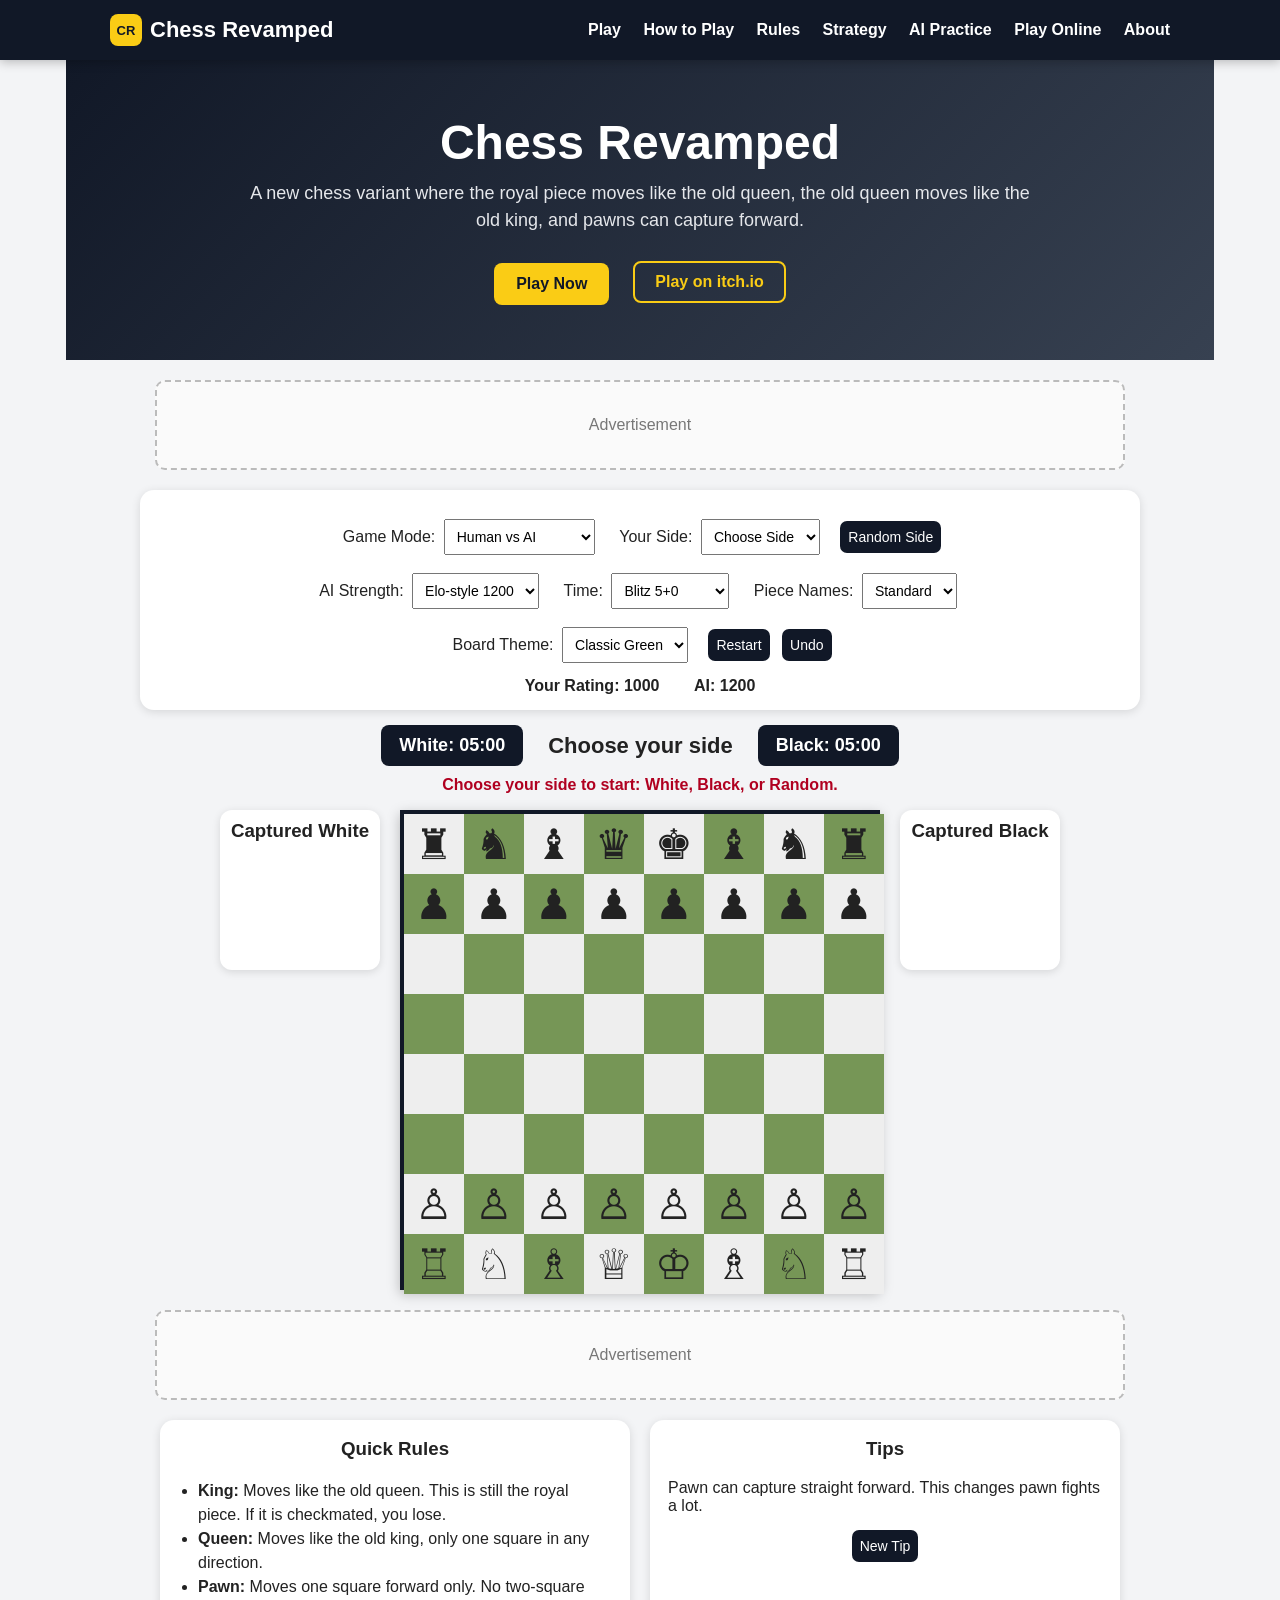
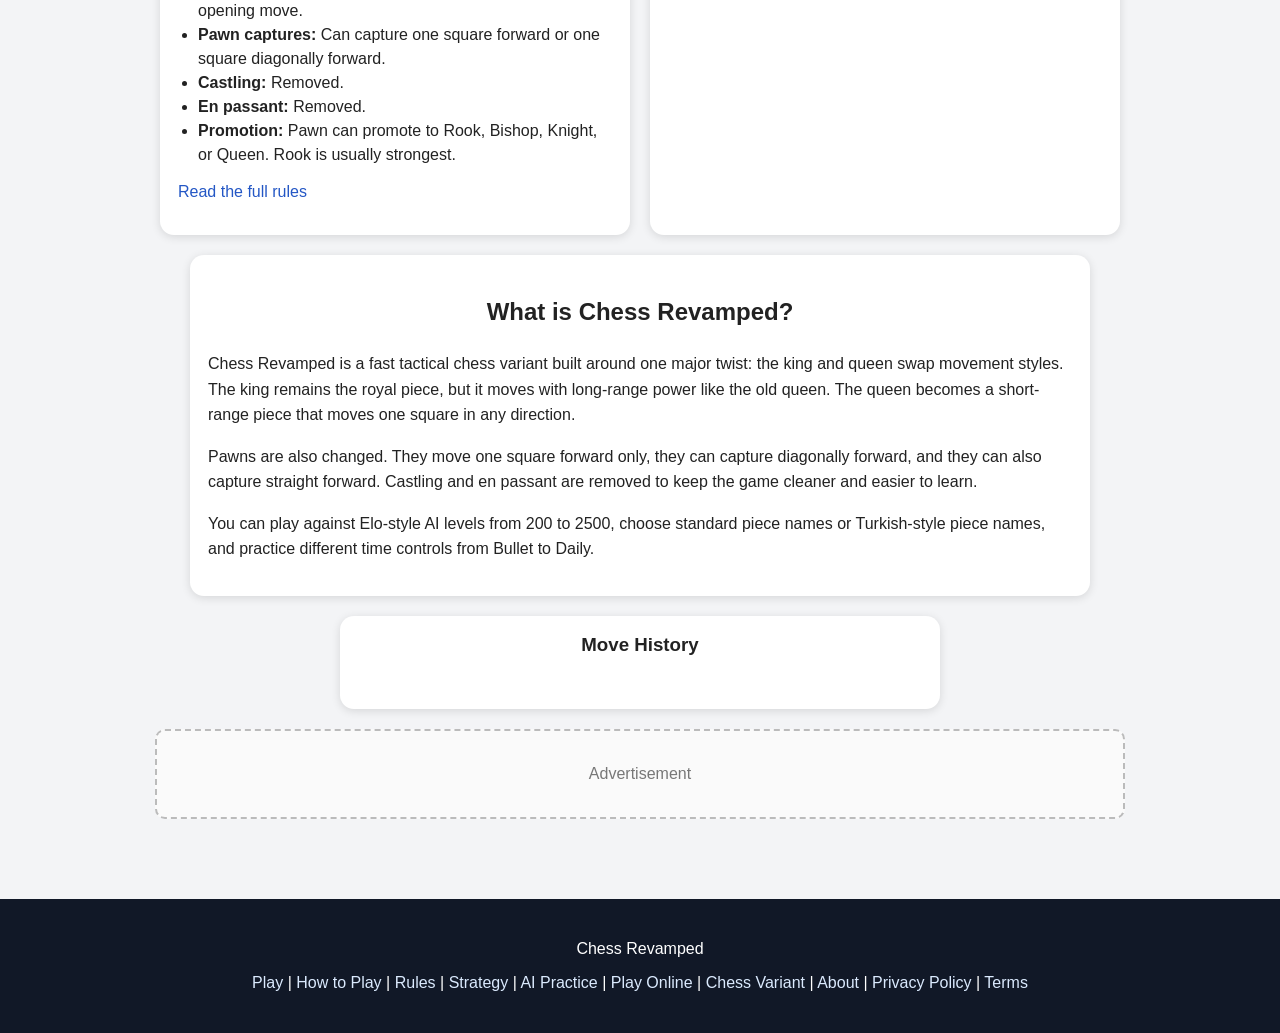
<file: index.html>
<!DOCTYPE html>
<html>
<head>
  <title>Chess Revamped - Play a New Chess Variant</title>
  <meta name="description" content="Play Chess Revamped, a new chess variant where the king moves like the old queen, the queen moves like the old king, and pawns can capture forward.">
  <meta name="viewport" content="width=device-width, initial-scale=1.0">

  <meta property="og:title" content="Chess Revamped - Play a New Chess Variant">
  <meta property="og:description" content="A fast tactical chess variant with a powerful royal piece, a weaker queen, forward-capturing pawns, and Elo-style AI.">
  <meta property="og:type" content="website">
  <meta property="og:url" content="https://chessrevamped.com">
  <meta property="og:image" content="https://chessrevamped.com/cover.png">

  <meta name="twitter:card" content="summary_large_image">
  <meta name="twitter:title" content="Chess Revamped">
  <meta name="twitter:description" content="Play a new browser chess variant with Elo-style AI.">
  <meta name="twitter:image" content="https://chessrevamped.com/cover.png">
  <meta name="google-site-verification" content="qYP1eLbEL4JWUog01QE2kC9W0YgYEEPfU2UjkfDMqWo" />
  <link rel="icon" href="favicon.svg" type="image/svg+xml">
  <link rel="stylesheet" href="style.css">
</head>
<body>

  <header class="site-header">
    <div class="header-inner">
      <div class="logo"><span class="logo-mark">CR</span> Chess Revamped</div>

      <nav class="main-nav">
  <a href="index.html">Play</a>
  <a href="how-to-play.html">How to Play</a>
  <a href="rules.html">Rules</a>
  <a href="strategy.html">Strategy</a>
  <a href="ai-practice.html">AI Practice</a>
  <a href="play-online.html">Play Online</a>
  <a href="about.html">About</a>
</nav>
    </div>
  </header>

  <main>

    <section class="hero-section">
  <div class="hero-content">
    <h1>Chess Revamped</h1>
    <p class="subtitle">
      A new chess variant where the royal piece moves like the old queen,
      the old queen moves like the old king, and pawns can capture forward.
    </p>

    <div class="hero-buttons">
  <a class="play-button" href="#play">Play Now</a>
  <a 
  class="secondary-button" 
  href="https://lisacelic.itch.io/chess-revamped" 
  target="_blank" 
  rel="noopener"
  style="display:inline-block; background:transparent; color:#facc15; border:2px solid #facc15; padding:10px 20px; border-radius:8px; font-weight:bold; margin-left:10px;"
>
  Play on itch.io
</a>
</div>
  </div>
</section>


    <div class="ad-placeholder top-ad">
      Advertisement
    </div>

    <section id="play" class="game-section">

      <div class="top-panel">

        <div class="control-group">
          <label>
            Game Mode:
            <select id="gameMode" onchange="restartGame()">
              <option value="ai">Human vs AI</option>
              <option value="human">Human vs Human</option>
            </select>
          </label>

          <label>
            Your Side:
            <select id="playerColor" onchange="handleSideSelection()">
              <option value="" selected>Choose Side</option>
              <option value="white">White</option>
              <option value="black">Black</option>
            </select>
          </label>

          <button onclick="randomizePlayerSide()">Random Side</button>
        </div>

        <div class="control-group">
          <label>
            AI Strength:
            <select id="aiElo" onchange="updateRatingDisplay()"></select>
          </label>

          <label>
            Time:
            <select id="timeControl" onchange="restartGame()">
              <option value="60|0">Bullet 1+0</option>
              <option value="60|1">Bullet 1+1</option>
              <option value="120|1">Bullet 2+1</option>
              <option value="180|0">Blitz 3+0</option>
              <option value="180|2">Blitz 3+2</option>
              <option value="300|0" selected>Blitz 5+0</option>
              <option value="300|3">Blitz 5+3</option>
              <option value="600|0">Rapid 10+0</option>
              <option value="600|5">Rapid 10+5</option>
              <option value="900|10">Rapid 15+10</option>
              <option value="1800|0">Rapid 30+0</option>
              <option value="86400|0">Daily 1 day</option>
              <option value="259200|0">Daily 3 days</option>
              <option value="604800|0">Daily 7 days</option>
            </select>
          </label>

          <label>
            Piece Names:
            <select id="pieceLanguage" onchange="updateLanguageDisplay()">
              <option value="standard" selected>Standard</option>
              <option value="turkish">Turkish</option>
            </select>
          </label>
        </div>

        <div class="control-group">
          <label>
            Board Theme:
            <select id="boardTheme" onchange="setBoardTheme()">
              <option value="green" selected>Classic Green</option>
              <option value="brown">Wood Brown</option>
              <option value="blue">Ocean Blue</option>
              <option value="red">Royal Red</option>
              <option value="gray">Slate Gray</option>
              <option value="purple">Purple Night</option>
            </select>
          </label>

          <button onclick="restartGame()">Restart</button>
          <button onclick="undoMove()">Undo</button>
        </div>

        <div class="rating-box">
          <span id="ratingDisplay">Your Rating: 1000</span>
          <span id="aiRatingDisplay">AI: 1200</span>
        </div>

      </div>

      <div class="clock-row">
        <div id="whiteClock" class="clock">White: 05:00</div>
        <div id="turn">Choose your side</div>
        <div id="blackClock" class="clock">Black: 05:00</div>
      </div>

      <div id="message"></div>

      <div class="game-layout">

        <aside class="side-panel">
          <h3>Captured White</h3>
          <div id="capturedWhite" class="captured"></div>
        </aside>

        <div id="board"></div>

        <aside class="side-panel">
          <h3>Captured Black</h3>
          <div id="capturedBlack" class="captured"></div>
        </aside>

      </div>

    </section>

    <div class="ad-placeholder middle-ad">
      Advertisement
    </div>

    <section class="info-layout">

      <div class="rules-box">
        <h3>Quick Rules</h3>
        <div id="rulesText"></div>
        <p>
          <a href="rules.html">Read the full rules</a>
        </p>
      </div>

      <div class="tips-box">
        <h3>Tips</h3>
        <div id="tipText"></div>
        <button onclick="showRandomTip()">New Tip</button>
      </div>

    </section>

    <section class="content-section">
      <h2>What is Chess Revamped?</h2>
      <p>
        Chess Revamped is a fast tactical chess variant built around one major twist:
        the king and queen swap movement styles. The king remains the royal piece,
        but it moves with long-range power like the old queen. The queen becomes a
        short-range piece that moves one square in any direction.
      </p>

      <p>
        Pawns are also changed. They move one square forward only, they can capture
        diagonally forward, and they can also capture straight forward. Castling and
        en passant are removed to keep the game cleaner and easier to learn.
      </p>

      <p>
        You can play against Elo-style AI levels from 200 to 2500, choose standard
        piece names or Turkish-style piece names, and practice different time controls
        from Bullet to Daily.
      </p>
    </section>

    <section class="history-box">
      <h3>Move History</h3>
      <ol id="moveHistory"></ol>
    </section>

    <div class="ad-placeholder bottom-ad">
      Advertisement
    </div>

  </main>

  <footer class="site-footer">
  <p>Chess Revamped</p>
  <p>
    <a href="index.html">Play</a> |
    <a href="how-to-play.html">How to Play</a> |
    <a href="rules.html">Rules</a> |
    <a href="strategy.html">Strategy</a> |
    <a href="ai-practice.html">AI Practice</a> |
    <a href="play-online.html">Play Online</a> |
    <a href="chess-variant.html">Chess Variant</a> |
    <a href="about.html">About</a> |
    <a href="privacy.html">Privacy Policy</a> |
    <a href="terms.html">Terms</a>
  </p>
</footer>

  <script src="game.js"></script>

</body>
</html>
</file>
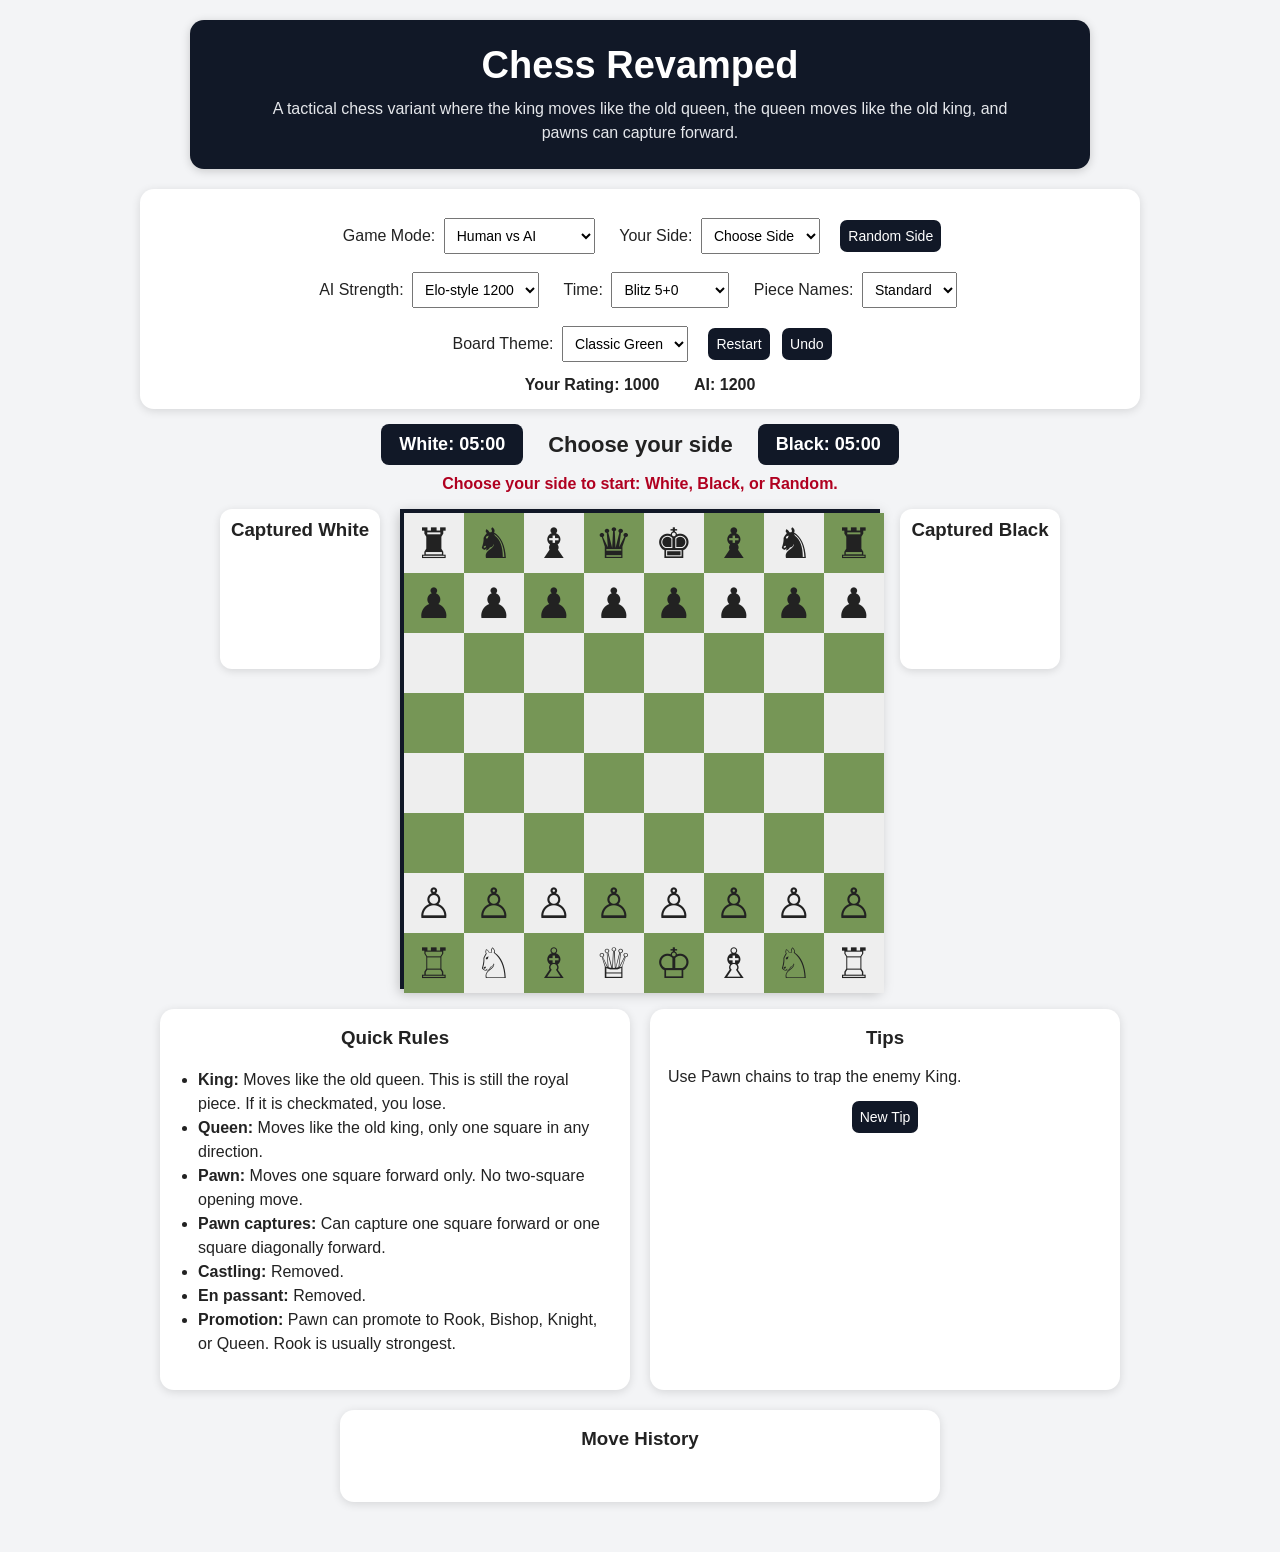
<file: portal-upload/index.html>
<!DOCTYPE html>
<html>
<head>
  <title>Chess Revamped Game</title>
  <meta name="description" content="Play Chess Revamped, a tactical chess variant with Elo-style AI, changed king and queen movement, and forward-capturing pawns.">
  <meta name="viewport" content="width=device-width, initial-scale=1.0">

  <link rel="icon" href="favicon.svg" type="image/svg+xml">
  <link rel="stylesheet" href="style.css">
</head>
<body class="game-only-page">

  <main class="game-only-main">

    <section class="game-only-hero">
      <h1>Chess Revamped</h1>
      <p>
        A tactical chess variant where the king moves like the old queen,
        the queen moves like the old king, and pawns can capture forward.
      </p>
    </section>

    <section id="play" class="game-section">

      <div class="top-panel">

        <div class="control-group">
          <label>
            Game Mode:
            <select id="gameMode" onchange="restartGame()">
              <option value="ai">Human vs AI</option>
              <option value="human">Human vs Human</option>
            </select>
          </label>

          <label>
            Your Side:
            <select id="playerColor" onchange="handleSideSelection()">
              <option value="" selected>Choose Side</option>
              <option value="white">White</option>
              <option value="black">Black</option>
            </select>
          </label>

          <button onclick="randomizePlayerSide()">Random Side</button>
        </div>

        <div class="control-group">
          <label>
            AI Strength:
            <select id="aiElo" onchange="updateRatingDisplay()"></select>
          </label>

          <label>
            Time:
            <select id="timeControl" onchange="restartGame()">
              <option value="60|0">Bullet 1+0</option>
              <option value="60|1">Bullet 1+1</option>
              <option value="120|1">Bullet 2+1</option>
              <option value="180|0">Blitz 3+0</option>
              <option value="180|2">Blitz 3+2</option>
              <option value="300|0" selected>Blitz 5+0</option>
              <option value="300|3">Blitz 5+3</option>
              <option value="600|0">Rapid 10+0</option>
              <option value="600|5">Rapid 10+5</option>
              <option value="900|10">Rapid 15+10</option>
              <option value="1800|0">Rapid 30+0</option>
              <option value="86400|0">Daily 1 day</option>
              <option value="259200|0">Daily 3 days</option>
              <option value="604800|0">Daily 7 days</option>
            </select>
          </label>

          <label>
            Piece Names:
            <select id="pieceLanguage" onchange="updateLanguageDisplay()">
              <option value="standard" selected>Standard</option>
              <option value="turkish">Turkish</option>
            </select>
          </label>
        </div>

        <div class="control-group">
          <label>
            Board Theme:
            <select id="boardTheme" onchange="setBoardTheme()">
              <option value="green" selected>Classic Green</option>
              <option value="brown">Wood Brown</option>
              <option value="blue">Ocean Blue</option>
              <option value="red">Royal Red</option>
              <option value="gray">Slate Gray</option>
              <option value="purple">Purple Night</option>
            </select>
          </label>

          <button onclick="restartGame()">Restart</button>
          <button onclick="undoMove()">Undo</button>
        </div>

        <div class="rating-box">
          <span id="ratingDisplay">Your Rating: 1000</span>
          <span id="aiRatingDisplay">AI: 1200</span>
        </div>

      </div>

      <div class="clock-row">
        <div id="whiteClock" class="clock">White: 05:00</div>
        <div id="turn">Choose your side</div>
        <div id="blackClock" class="clock">Black: 05:00</div>
      </div>

      <div id="message"></div>

      <div class="game-layout">

        <aside class="side-panel">
          <h3>Captured White</h3>
          <div id="capturedWhite" class="captured"></div>
        </aside>

        <div id="board"></div>

        <aside class="side-panel">
          <h3>Captured Black</h3>
          <div id="capturedBlack" class="captured"></div>
        </aside>

      </div>

    </section>

    <section class="info-layout">

      <div class="rules-box">
        <h3>Quick Rules</h3>
        <div id="rulesText"></div>
      </div>

      <div class="tips-box">
        <h3>Tips</h3>
        <div id="tipText"></div>
        <button onclick="showRandomTip()">New Tip</button>
      </div>

    </section>

    <section class="history-box">
      <h3>Move History</h3>
      <ol id="moveHistory"></ol>
    </section>

  </main>

  <script src="game.js"></script>

</body>
</html>
</file>
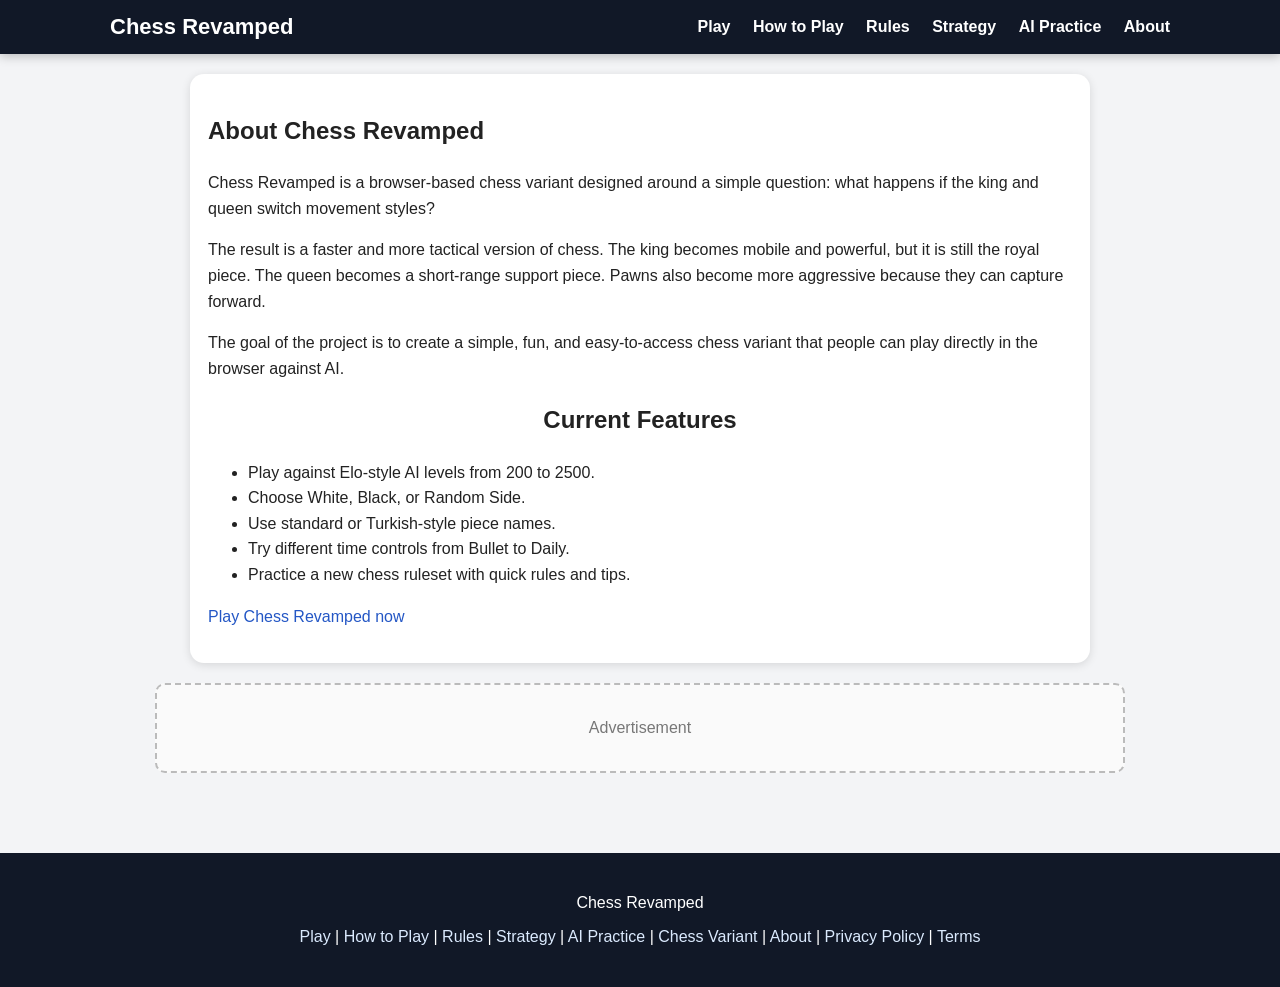
<file: about.html>
<!DOCTYPE html>
<html>
<head>
  <title>About Chess Revamped</title>
  <meta name="description" content="About Chess Revamped, a browser-based chess variant built for fast tactical play and AI practice.">
  <meta name="viewport" content="width=device-width, initial-scale=1.0">
  <link rel="stylesheet" href="style.css">
</head>
<body>

  <header class="site-header">
    <div class="header-inner">
      <div class="logo">Chess Revamped</div>
      <nav class="main-nav">
  <a href="index.html">Play</a>
  <a href="how-to-play.html">How to Play</a>
  <a href="rules.html">Rules</a>
  <a href="strategy.html">Strategy</a>
  <a href="ai-practice.html">AI Practice</a>
  <a href="about.html">About</a>
</nav>
    </div>
  </header>

  <main>
    <section class="content-section">
      <h1>About Chess Revamped</h1>

      <p>
        Chess Revamped is a browser-based chess variant designed around a simple
        question: what happens if the king and queen switch movement styles?
      </p>

      <p>
        The result is a faster and more tactical version of chess. The king becomes
        mobile and powerful, but it is still the royal piece. The queen becomes a
        short-range support piece. Pawns also become more aggressive because they
        can capture forward.
      </p>

      <p>
        The goal of the project is to create a simple, fun, and easy-to-access chess
        variant that people can play directly in the browser against AI.
      </p>

      <h2>Current Features</h2>
      <ul>
        <li>Play against Elo-style AI levels from 200 to 2500.</li>
        <li>Choose White, Black, or Random Side.</li>
        <li>Use standard or Turkish-style piece names.</li>
        <li>Try different time controls from Bullet to Daily.</li>
        <li>Practice a new chess ruleset with quick rules and tips.</li>
      </ul>

      <p>
        <a href="index.html#play">Play Chess Revamped now</a>
      </p>
    </section>

    <div class="ad-placeholder bottom-ad">
      Advertisement
    </div>
  </main>

  <footer class="site-footer">
    <p>Chess Revamped</p>
    <p>
  <a href="index.html">Play</a> |
  <a href="how-to-play.html">How to Play</a> |
  <a href="rules.html">Rules</a> |
  <a href="strategy.html">Strategy</a> |
  <a href="ai-practice.html">AI Practice</a> |
  <a href="chess-variant.html">Chess Variant</a> |
  <a href="about.html">About</a> |
  <a href="privacy.html">Privacy Policy</a> |
  <a href="terms.html">Terms</a>
</p>
  </footer>

</body>
</html>
</file>
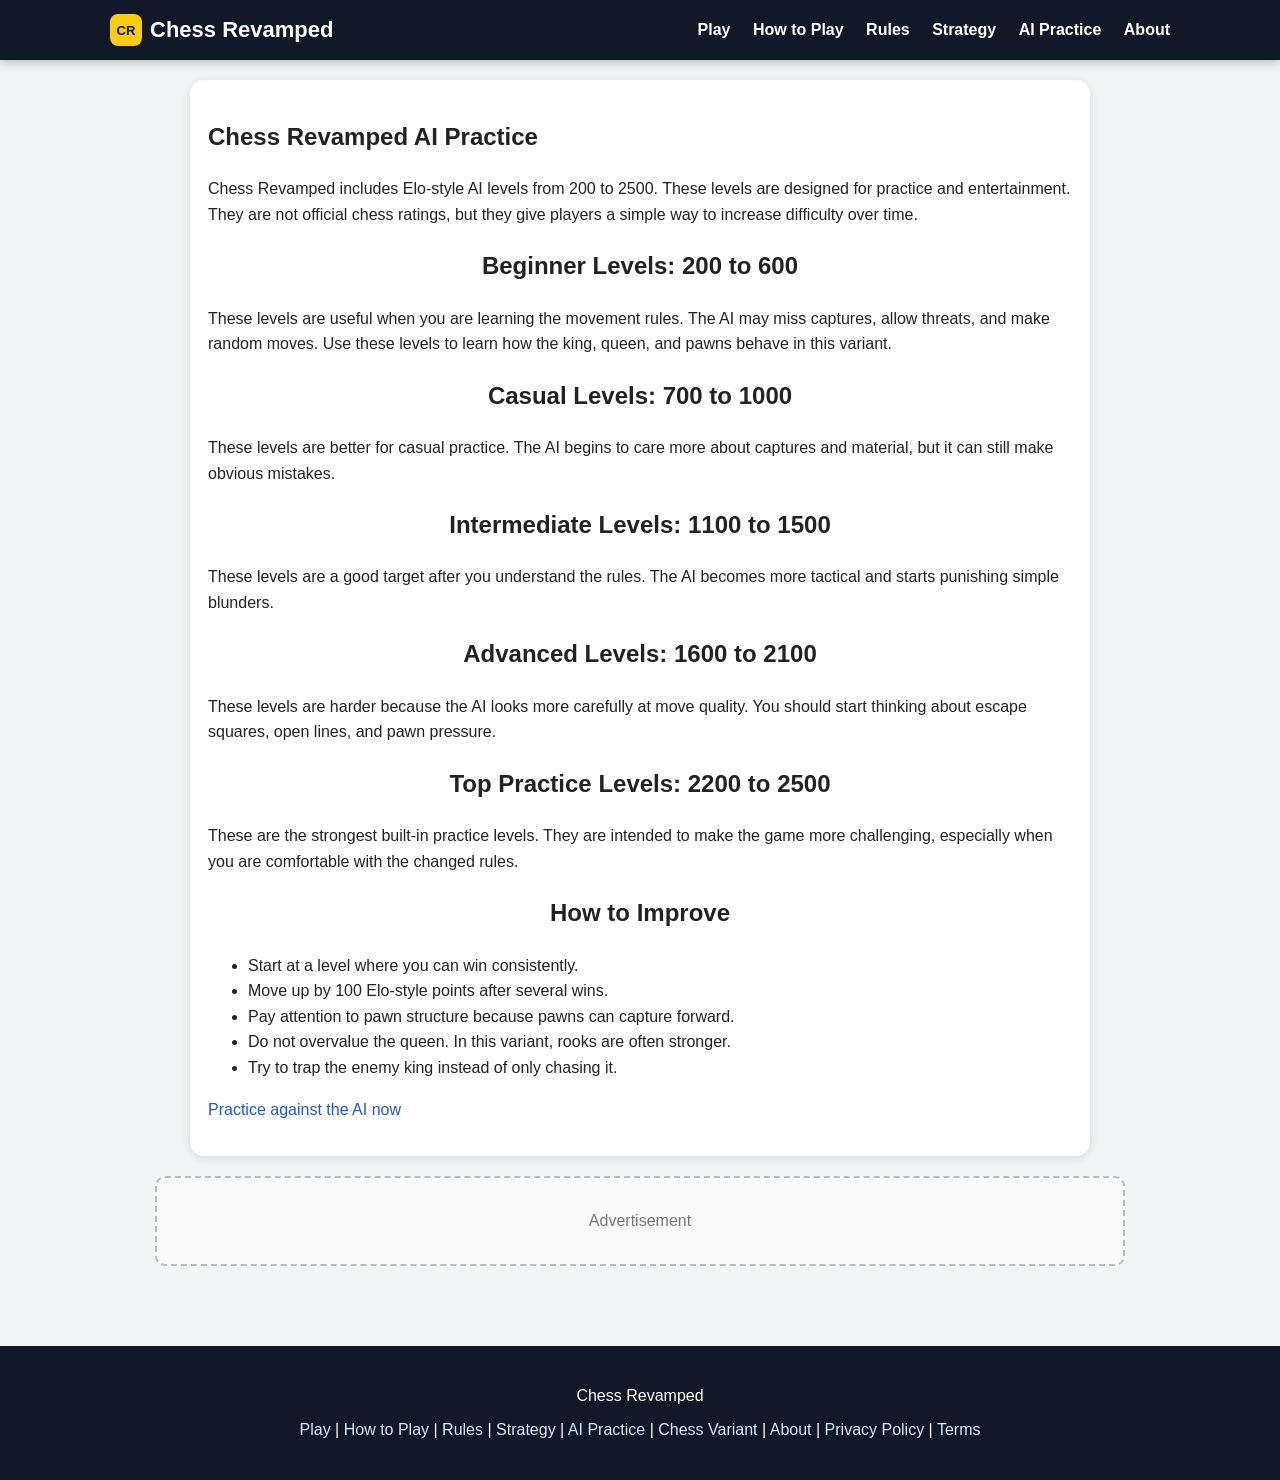
<file: ai-practice.html>
<!DOCTYPE html>
<html>
<head>
  <title>Chess Revamped AI Practice</title>
  <meta name="description" content="Practice Chess Revamped against Elo-style AI levels from 200 to 2500 and learn how to improve against different difficulty levels.">
  <meta name="viewport" content="width=device-width, initial-scale=1.0">
  <link rel="icon" href="favicon.svg" type="image/svg+xml">
  <link rel="stylesheet" href="style.css">
</head>
<body>

  <header class="site-header">
    <div class="header-inner">
      <div class="logo"><span class="logo-mark">CR</span> Chess Revamped</div>
      <nav class="main-nav">
        <a href="index.html">Play</a>
        <a href="how-to-play.html">How to Play</a>
        <a href="rules.html">Rules</a>
        <a href="strategy.html">Strategy</a>
        <a href="ai-practice.html">AI Practice</a>
        <a href="about.html">About</a>
      </nav>
    </div>
  </header>

  <main>
    <section class="content-section">
      <h1>Chess Revamped AI Practice</h1>

      <p>
        Chess Revamped includes Elo-style AI levels from 200 to 2500. These levels are
        designed for practice and entertainment. They are not official chess ratings,
        but they give players a simple way to increase difficulty over time.
      </p>

      <h2>Beginner Levels: 200 to 600</h2>
      <p>
        These levels are useful when you are learning the movement rules. The AI may
        miss captures, allow threats, and make random moves. Use these levels to learn
        how the king, queen, and pawns behave in this variant.
      </p>

      <h2>Casual Levels: 700 to 1000</h2>
      <p>
        These levels are better for casual practice. The AI begins to care more about
        captures and material, but it can still make obvious mistakes.
      </p>

      <h2>Intermediate Levels: 1100 to 1500</h2>
      <p>
        These levels are a good target after you understand the rules. The AI becomes
        more tactical and starts punishing simple blunders.
      </p>

      <h2>Advanced Levels: 1600 to 2100</h2>
      <p>
        These levels are harder because the AI looks more carefully at move quality.
        You should start thinking about escape squares, open lines, and pawn pressure.
      </p>

      <h2>Top Practice Levels: 2200 to 2500</h2>
      <p>
        These are the strongest built-in practice levels. They are intended to make
        the game more challenging, especially when you are comfortable with the changed
        rules.
      </p>

      <h2>How to Improve</h2>
      <ul>
        <li>Start at a level where you can win consistently.</li>
        <li>Move up by 100 Elo-style points after several wins.</li>
        <li>Pay attention to pawn structure because pawns can capture forward.</li>
        <li>Do not overvalue the queen. In this variant, rooks are often stronger.</li>
        <li>Try to trap the enemy king instead of only chasing it.</li>
      </ul>

      <p>
        <a href="index.html#play">Practice against the AI now</a>
      </p>
    </section>

    <div class="ad-placeholder bottom-ad">Advertisement</div>
  </main>

  <footer class="site-footer">
    <p>Chess Revamped</p>
    <p>
      <a href="index.html">Play</a> |
      <a href="how-to-play.html">How to Play</a> |
      <a href="rules.html">Rules</a> |
      <a href="strategy.html">Strategy</a> |
      <a href="ai-practice.html">AI Practice</a> |
      <a href="chess-variant.html">Chess Variant</a> |
      <a href="about.html">About</a> |
      <a href="privacy.html">Privacy Policy</a> |
      <a href="terms.html">Terms</a>
    </p>
  </footer>

</body>
</html>
</file>
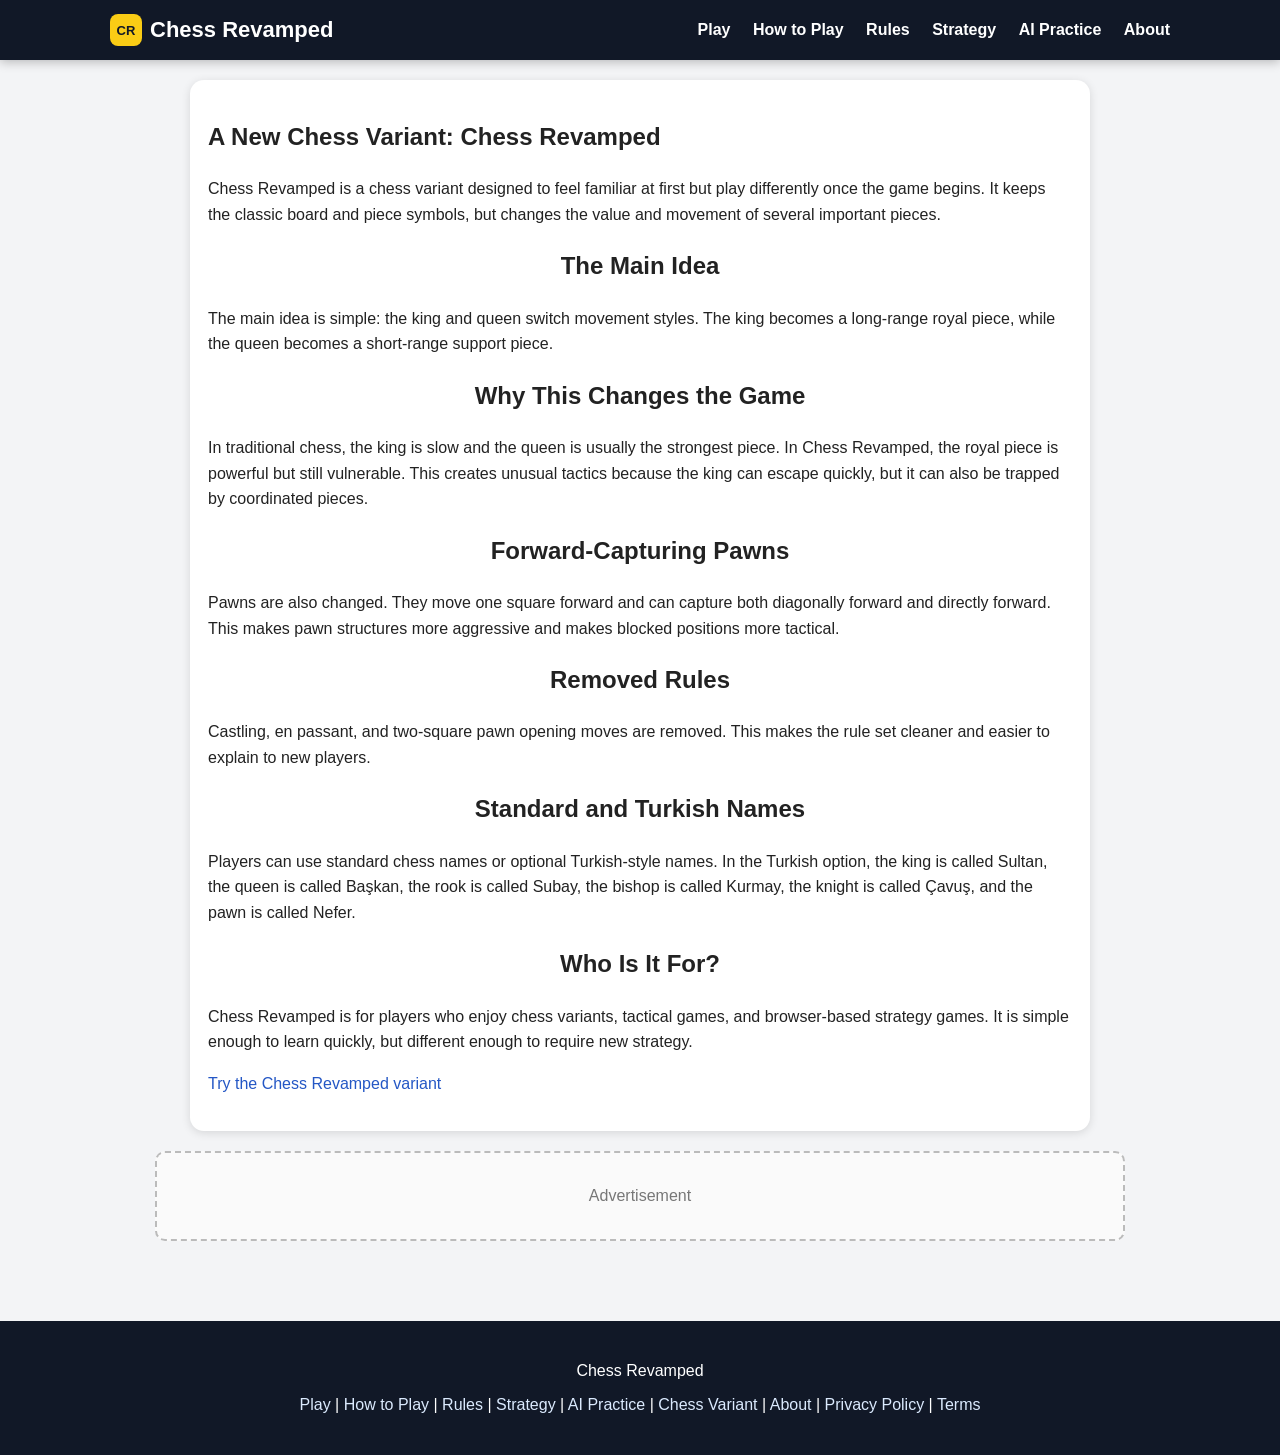
<file: chess-variant.html>
<!DOCTYPE html>
<html>
<head>
  <title>Chess Revamped Chess Variant</title>
  <meta name="description" content="Chess Revamped is a browser chess variant with a powerful king, weaker queen, forward-capturing pawns, no castling, and no en passant.">
  <meta name="viewport" content="width=device-width, initial-scale=1.0">
  <link rel="icon" href="favicon.svg" type="image/svg+xml">
  <link rel="stylesheet" href="style.css">
</head>
<body>

  <header class="site-header">
    <div class="header-inner">
      <div class="logo"><span class="logo-mark">CR</span> Chess Revamped</div>
      <nav class="main-nav">
        <a href="index.html">Play</a>
        <a href="how-to-play.html">How to Play</a>
        <a href="rules.html">Rules</a>
        <a href="strategy.html">Strategy</a>
        <a href="ai-practice.html">AI Practice</a>
        <a href="about.html">About</a>
      </nav>
    </div>
  </header>

  <main>
    <section class="content-section">
      <h1>A New Chess Variant: Chess Revamped</h1>

      <p>
        Chess Revamped is a chess variant designed to feel familiar at first but play
        differently once the game begins. It keeps the classic board and piece symbols,
        but changes the value and movement of several important pieces.
      </p>

      <h2>The Main Idea</h2>
      <p>
        The main idea is simple: the king and queen switch movement styles. The king
        becomes a long-range royal piece, while the queen becomes a short-range support
        piece.
      </p>

      <h2>Why This Changes the Game</h2>
      <p>
        In traditional chess, the king is slow and the queen is usually the strongest
        piece. In Chess Revamped, the royal piece is powerful but still vulnerable.
        This creates unusual tactics because the king can escape quickly, but it can
        also be trapped by coordinated pieces.
      </p>

      <h2>Forward-Capturing Pawns</h2>
      <p>
        Pawns are also changed. They move one square forward and can capture both
        diagonally forward and directly forward. This makes pawn structures more
        aggressive and makes blocked positions more tactical.
      </p>

      <h2>Removed Rules</h2>
      <p>
        Castling, en passant, and two-square pawn opening moves are removed. This makes
        the rule set cleaner and easier to explain to new players.
      </p>

      <h2>Standard and Turkish Names</h2>
      <p>
        Players can use standard chess names or optional Turkish-style names. In the
        Turkish option, the king is called Sultan, the queen is called Başkan, the rook
        is called Subay, the bishop is called Kurmay, the knight is called Çavuş, and
        the pawn is called Nefer.
      </p>

      <h2>Who Is It For?</h2>
      <p>
        Chess Revamped is for players who enjoy chess variants, tactical games, and
        browser-based strategy games. It is simple enough to learn quickly, but different
        enough to require new strategy.
      </p>

      <p>
        <a href="index.html#play">Try the Chess Revamped variant</a>
      </p>
    </section>

    <div class="ad-placeholder bottom-ad">Advertisement</div>
  </main>

  <footer class="site-footer">
    <p>Chess Revamped</p>
    <p>
  <a href="index.html">Play</a> |
  <a href="how-to-play.html">How to Play</a> |
  <a href="rules.html">Rules</a> |
  <a href="strategy.html">Strategy</a> |
  <a href="ai-practice.html">AI Practice</a> |
  <a href="chess-variant.html">Chess Variant</a> |
  <a href="about.html">About</a> |
  <a href="privacy.html">Privacy Policy</a> |
  <a href="terms.html">Terms</a>
</p>
  </footer>

</body>
</html>
</file>
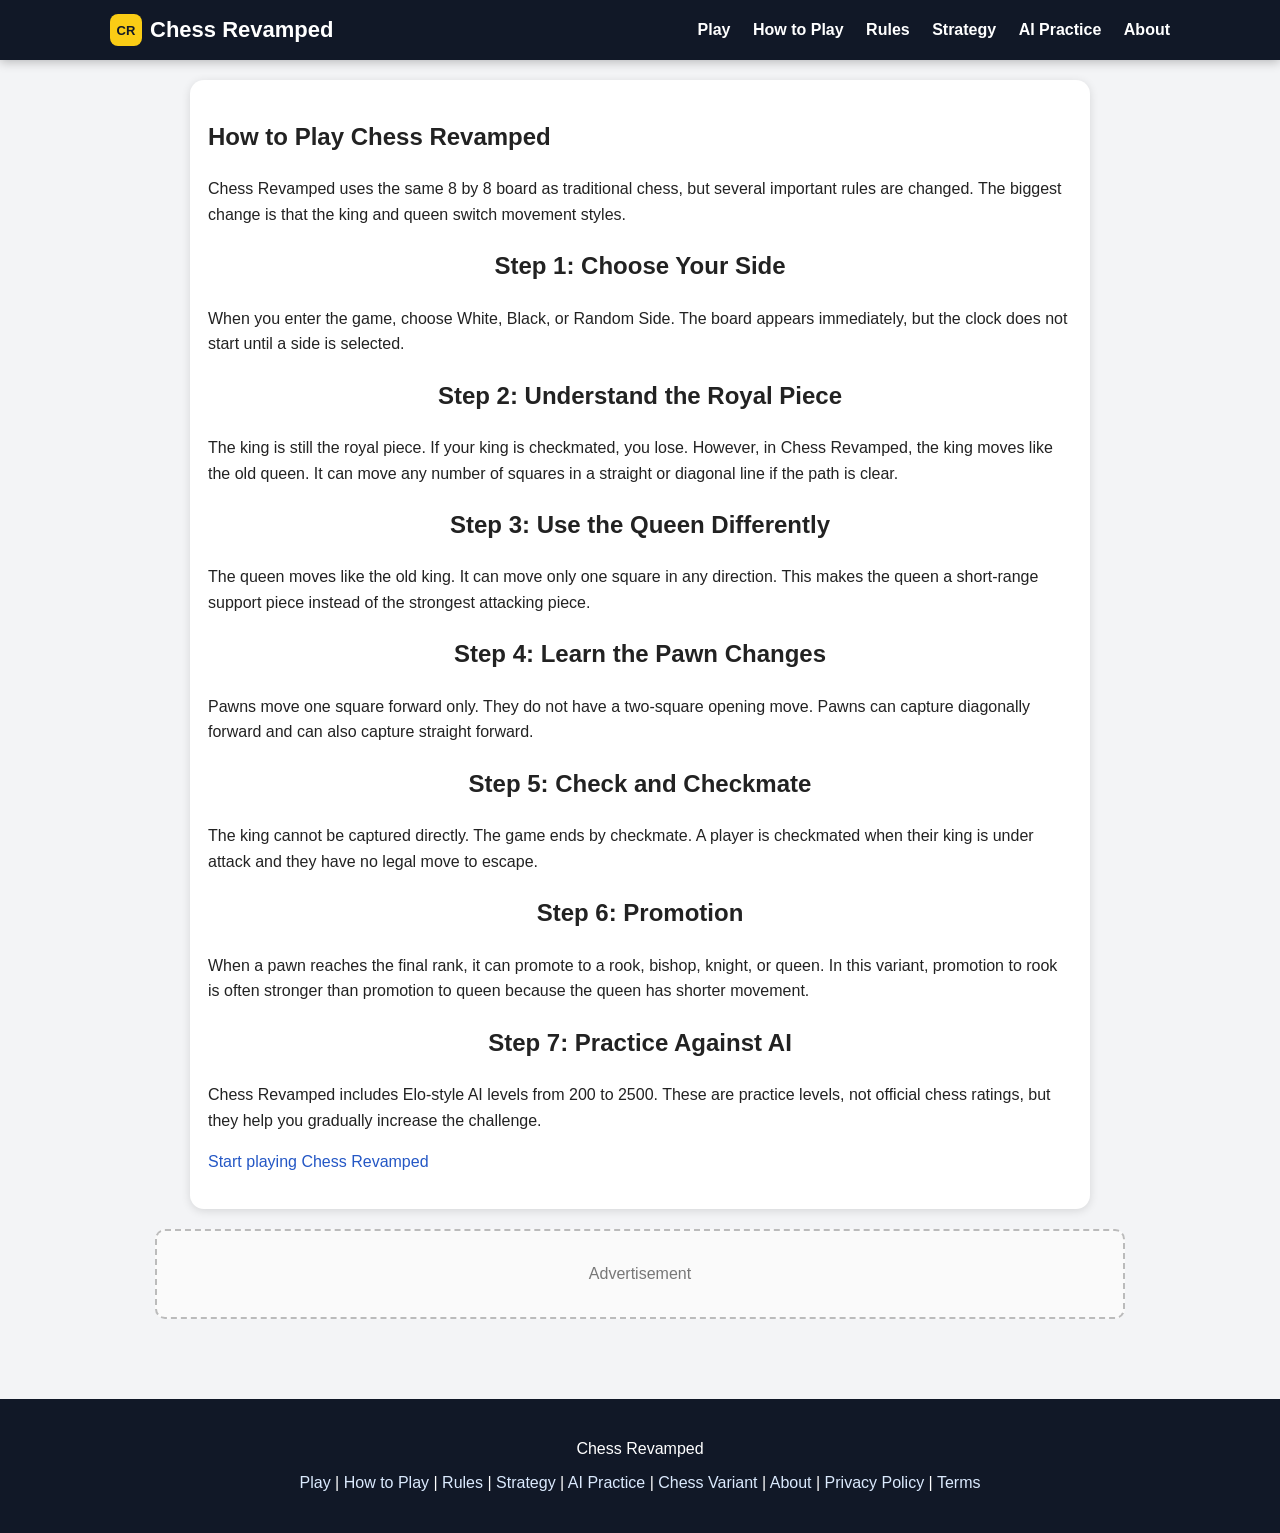
<file: how-to-play.html>
<!DOCTYPE html>
<html>
<head>
  <title>How to Play Chess Revamped</title>
  <meta name="description" content="Learn how to play Chess Revamped step by step, including the changed king, queen, pawn, promotion, and checkmate rules.">
  <meta name="viewport" content="width=device-width, initial-scale=1.0">
  <link rel="icon" href="favicon.svg" type="image/svg+xml">
  <link rel="stylesheet" href="style.css">
</head>
<body>

  <header class="site-header">
    <div class="header-inner">
      <div class="logo"><span class="logo-mark">CR</span> Chess Revamped</div>
      <nav class="main-nav">
        <a href="index.html">Play</a>
        <a href="how-to-play.html">How to Play</a>
        <a href="rules.html">Rules</a>
        <a href="strategy.html">Strategy</a>
        <a href="ai-practice.html">AI Practice</a>
        <a href="about.html">About</a>
      </nav>
    </div>
  </header>

  <main>
    <section class="content-section">
      <h1>How to Play Chess Revamped</h1>

      <p>
        Chess Revamped uses the same 8 by 8 board as traditional chess, but several
        important rules are changed. The biggest change is that the king and queen
        switch movement styles.
      </p>

      <h2>Step 1: Choose Your Side</h2>
      <p>
        When you enter the game, choose White, Black, or Random Side. The board appears
        immediately, but the clock does not start until a side is selected.
      </p>

      <h2>Step 2: Understand the Royal Piece</h2>
      <p>
        The king is still the royal piece. If your king is checkmated, you lose.
        However, in Chess Revamped, the king moves like the old queen. It can move
        any number of squares in a straight or diagonal line if the path is clear.
      </p>

      <h2>Step 3: Use the Queen Differently</h2>
      <p>
        The queen moves like the old king. It can move only one square in any direction.
        This makes the queen a short-range support piece instead of the strongest
        attacking piece.
      </p>

      <h2>Step 4: Learn the Pawn Changes</h2>
      <p>
        Pawns move one square forward only. They do not have a two-square opening move.
        Pawns can capture diagonally forward and can also capture straight forward.
      </p>

      <h2>Step 5: Check and Checkmate</h2>
      <p>
        The king cannot be captured directly. The game ends by checkmate. A player is
        checkmated when their king is under attack and they have no legal move to escape.
      </p>

      <h2>Step 6: Promotion</h2>
      <p>
        When a pawn reaches the final rank, it can promote to a rook, bishop, knight,
        or queen. In this variant, promotion to rook is often stronger than promotion
        to queen because the queen has shorter movement.
      </p>

      <h2>Step 7: Practice Against AI</h2>
      <p>
        Chess Revamped includes Elo-style AI levels from 200 to 2500. These are practice
        levels, not official chess ratings, but they help you gradually increase the
        challenge.
      </p>

      <p>
        <a href="index.html#play">Start playing Chess Revamped</a>
      </p>
    </section>

    <div class="ad-placeholder bottom-ad">Advertisement</div>
  </main>

  <footer class="site-footer">
    <p>Chess Revamped</p>
    <p>
      <a href="index.html">Play</a> |
      <a href="how-to-play.html">How to Play</a> |
      <a href="rules.html">Rules</a> |
      <a href="strategy.html">Strategy</a> |
      <a href="ai-practice.html">AI Practice</a> |
      <a href="chess-variant.html">Chess Variant</a> |
      <a href="about.html">About</a> |
      <a href="privacy.html">Privacy Policy</a> |
      <a href="terms.html">Terms</a>
    </p>
  </footer>

</body>
</html>
</file>
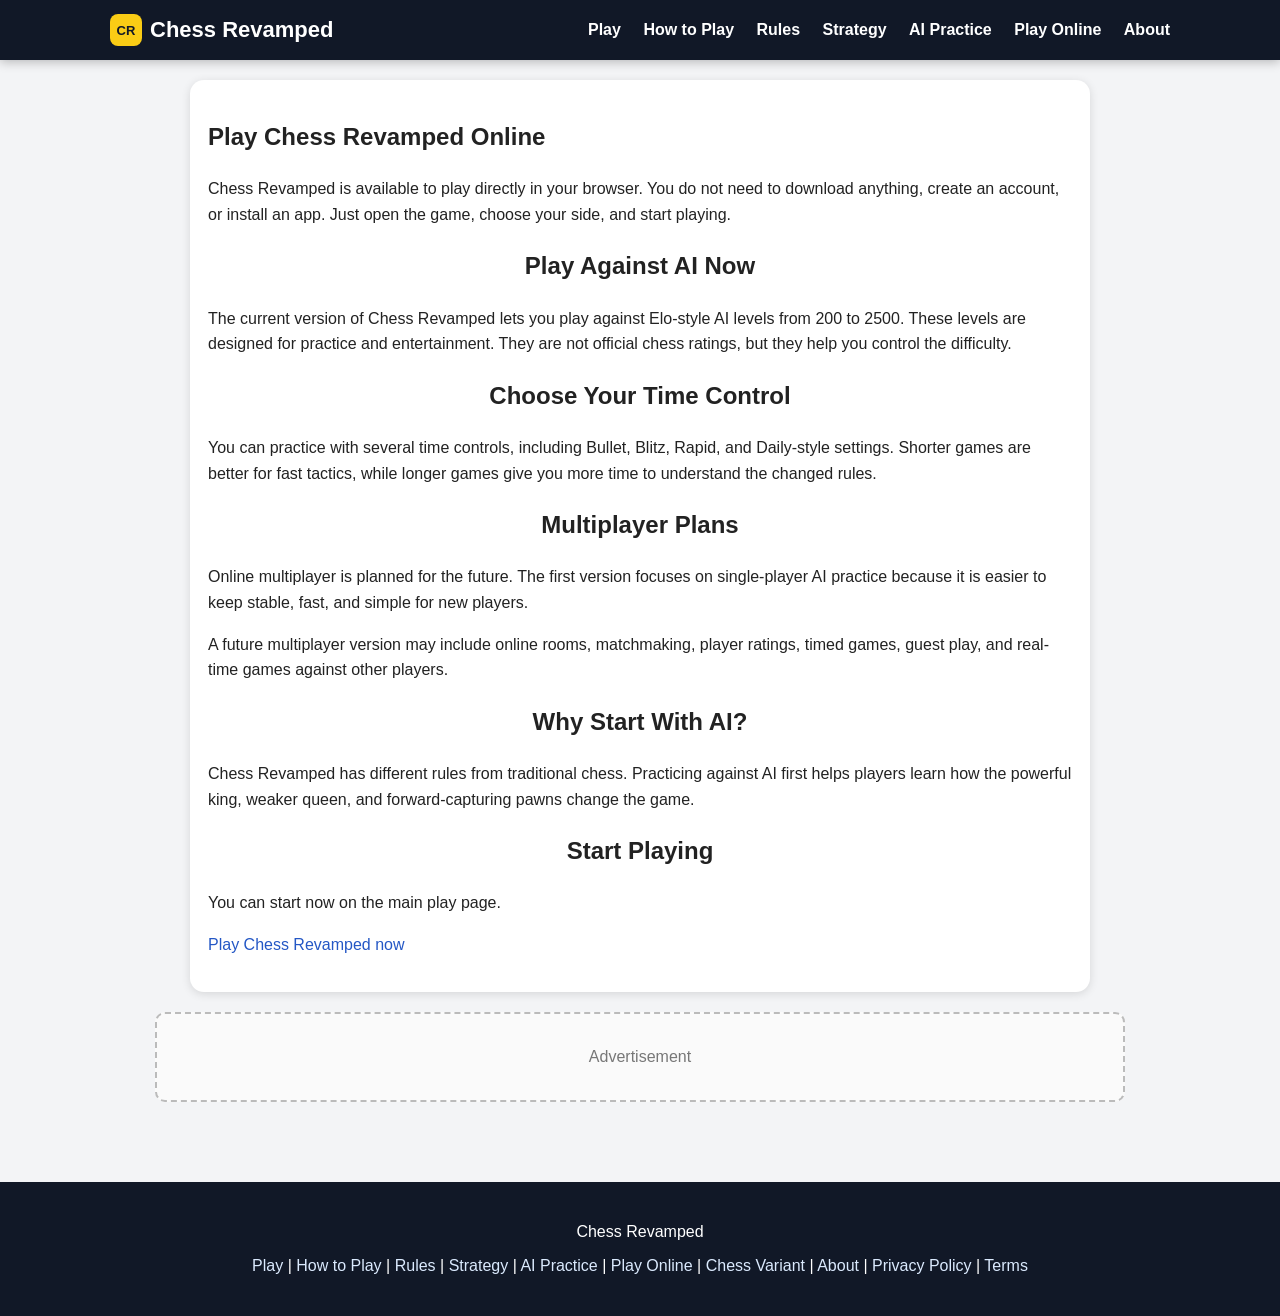
<file: play-online.html>
<!DOCTYPE html>
<html>
<head>
  <title>Play Chess Revamped Online</title>
  <meta name="description" content="Play Chess Revamped online in your browser. Practice against Elo-style AI now, with multiplayer planned for the future.">
  <meta name="viewport" content="width=device-width, initial-scale=1.0">
  <link rel="icon" href="favicon.svg" type="image/svg+xml">
  <link rel="stylesheet" href="style.css">
</head>
<body>

  <header class="site-header">
    <div class="header-inner">
      <div class="logo"><span class="logo-mark">CR</span> Chess Revamped</div>
      <nav class="main-nav">
        <a href="index.html">Play</a>
        <a href="how-to-play.html">How to Play</a>
        <a href="rules.html">Rules</a>
        <a href="strategy.html">Strategy</a>
        <a href="ai-practice.html">AI Practice</a>
        <a href="play-online.html">Play Online</a>
        <a href="about.html">About</a>
      </nav>
    </div>
  </header>

  <main>
    <section class="content-section">
      <h1>Play Chess Revamped Online</h1>

      <p>
        Chess Revamped is available to play directly in your browser. You do not need
        to download anything, create an account, or install an app. Just open the game,
        choose your side, and start playing.
      </p>

      <h2>Play Against AI Now</h2>
      <p>
        The current version of Chess Revamped lets you play against Elo-style AI levels
        from 200 to 2500. These levels are designed for practice and entertainment.
        They are not official chess ratings, but they help you control the difficulty.
      </p>

      <h2>Choose Your Time Control</h2>
      <p>
        You can practice with several time controls, including Bullet, Blitz, Rapid,
        and Daily-style settings. Shorter games are better for fast tactics, while
        longer games give you more time to understand the changed rules.
      </p>

      <h2>Multiplayer Plans</h2>
      <p>
        Online multiplayer is planned for the future. The first version focuses on
        single-player AI practice because it is easier to keep stable, fast, and
        simple for new players.
      </p>

      <p>
        A future multiplayer version may include online rooms, matchmaking, player
        ratings, timed games, guest play, and real-time games against other players.
      </p>

      <h2>Why Start With AI?</h2>
      <p>
        Chess Revamped has different rules from traditional chess. Practicing against
        AI first helps players learn how the powerful king, weaker queen, and
        forward-capturing pawns change the game.
      </p>

      <h2>Start Playing</h2>
      <p>
        You can start now on the main play page.
      </p>

      <p>
        <a href="index.html#play">Play Chess Revamped now</a>
      </p>
    </section>

    <div class="ad-placeholder bottom-ad">Advertisement</div>
  </main>

  <footer class="site-footer">
    <p>Chess Revamped</p>
    <p>
      <a href="index.html">Play</a> |
      <a href="how-to-play.html">How to Play</a> |
      <a href="rules.html">Rules</a> |
      <a href="strategy.html">Strategy</a> |
      <a href="ai-practice.html">AI Practice</a> |
      <a href="play-online.html">Play Online</a> |
      <a href="chess-variant.html">Chess Variant</a> |
      <a href="about.html">About</a> |
      <a href="privacy.html">Privacy Policy</a> |
      <a href="terms.html">Terms</a>
    </p>
  </footer>

</body>
</html>
</file>
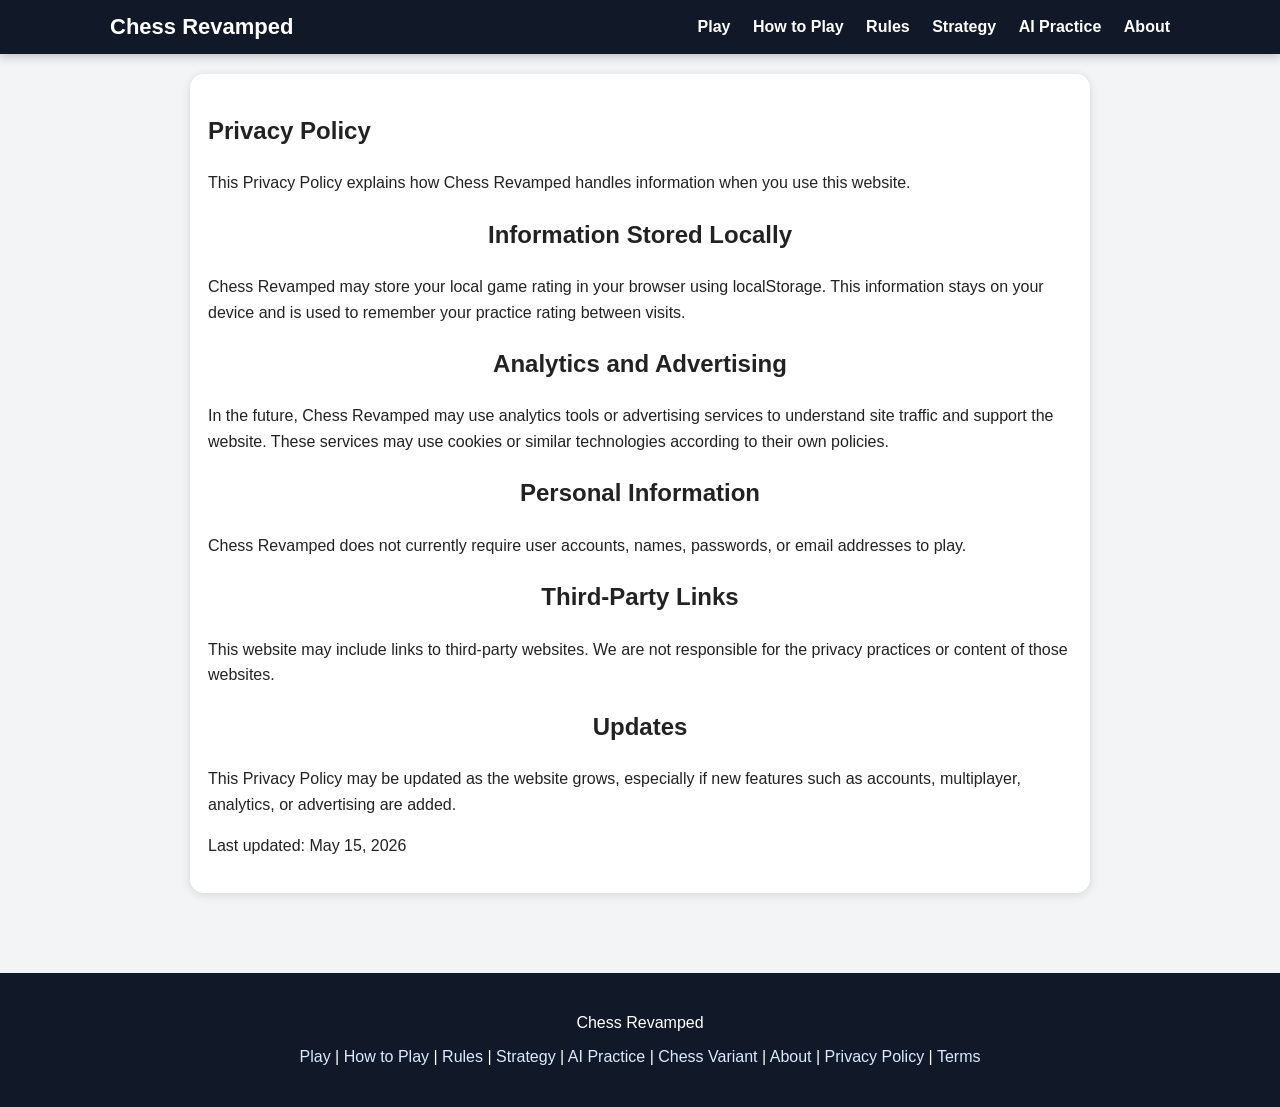
<file: privacy.html>
<!DOCTYPE html>
<html>
<head>
  <title>Privacy Policy - Chess Revamped</title>
  <meta name="description" content="Privacy Policy for Chess Revamped.">
  <meta name="viewport" content="width=device-width, initial-scale=1.0">
  <link rel="stylesheet" href="style.css">
</head>
<body>

  <header class="site-header">
    <div class="header-inner">
      <div class="logo">Chess Revamped</div>
      <nav class="main-nav">
  <a href="index.html">Play</a>
  <a href="how-to-play.html">How to Play</a>
  <a href="rules.html">Rules</a>
  <a href="strategy.html">Strategy</a>
  <a href="ai-practice.html">AI Practice</a>
  <a href="about.html">About</a>
</nav>
    </div>
  </header>

  <main>
    <section class="content-section">
      <h1>Privacy Policy</h1>

      <p>
        This Privacy Policy explains how Chess Revamped handles information when you
        use this website.
      </p>

      <h2>Information Stored Locally</h2>
      <p>
        Chess Revamped may store your local game rating in your browser using
        localStorage. This information stays on your device and is used to remember
        your practice rating between visits.
      </p>

      <h2>Analytics and Advertising</h2>
      <p>
        In the future, Chess Revamped may use analytics tools or advertising services
        to understand site traffic and support the website. These services may use
        cookies or similar technologies according to their own policies.
      </p>

      <h2>Personal Information</h2>
      <p>
        Chess Revamped does not currently require user accounts, names, passwords,
        or email addresses to play.
      </p>

      <h2>Third-Party Links</h2>
      <p>
        This website may include links to third-party websites. We are not responsible
        for the privacy practices or content of those websites.
      </p>

      <h2>Updates</h2>
      <p>
        This Privacy Policy may be updated as the website grows, especially if new
        features such as accounts, multiplayer, analytics, or advertising are added.
      </p>

      <p>
        Last updated: May 15, 2026
      </p>
    </section>
  </main>

  <footer class="site-footer">
    <p>Chess Revamped</p>
    <p>
  <a href="index.html">Play</a> |
  <a href="how-to-play.html">How to Play</a> |
  <a href="rules.html">Rules</a> |
  <a href="strategy.html">Strategy</a> |
  <a href="ai-practice.html">AI Practice</a> |
  <a href="chess-variant.html">Chess Variant</a> |
  <a href="about.html">About</a> |
  <a href="privacy.html">Privacy Policy</a> |
  <a href="terms.html">Terms</a>
</p>
  </footer>

</body>
</html>
</file>
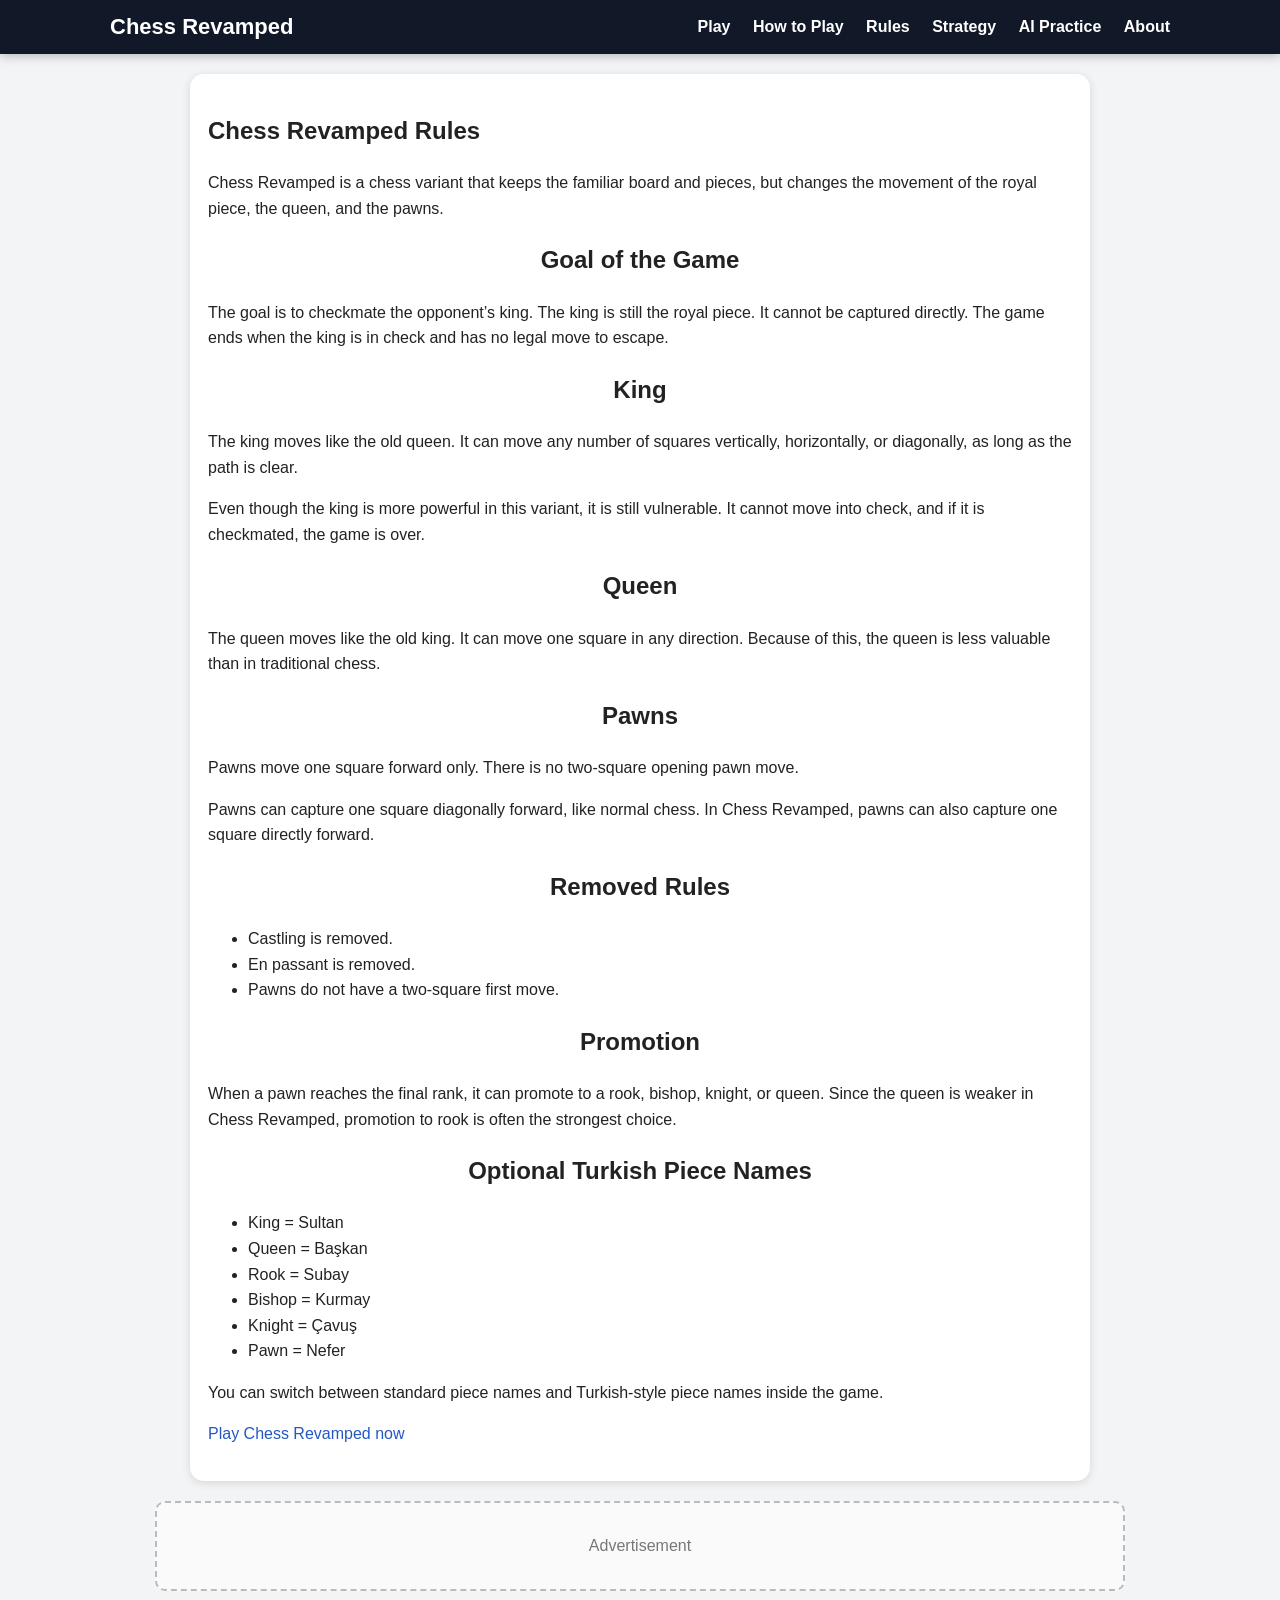
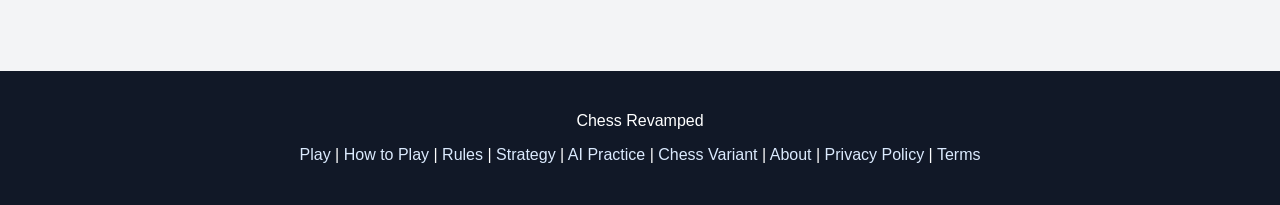
<file: rules.html>
<!DOCTYPE html>
<html>
<head>
  <title>Chess Revamped Rules</title>
  <meta name="description" content="Learn the rules of Chess Revamped, a chess variant where the king moves like the old queen, the queen moves like the old king, and pawns can capture forward.">
  <meta name="viewport" content="width=device-width, initial-scale=1.0">
  <link rel="stylesheet" href="style.css">
</head>
<body>

  <header class="site-header">
    <div class="header-inner">
      <div class="logo">Chess Revamped</div>
      <nav class="main-nav">
  <a href="index.html">Play</a>
  <a href="how-to-play.html">How to Play</a>
  <a href="rules.html">Rules</a>
  <a href="strategy.html">Strategy</a>
  <a href="ai-practice.html">AI Practice</a>
  <a href="about.html">About</a>
</nav>
    </div>
  </header>

  <main>
    <section class="content-section">
      <h1>Chess Revamped Rules</h1>

      <p>
        Chess Revamped is a chess variant that keeps the familiar board and pieces,
        but changes the movement of the royal piece, the queen, and the pawns.
      </p>

      <h2>Goal of the Game</h2>
      <p>
        The goal is to checkmate the opponent’s king. The king is still the royal piece.
        It cannot be captured directly. The game ends when the king is in check and has
        no legal move to escape.
      </p>

      <h2>King</h2>
      <p>
        The king moves like the old queen. It can move any number of squares vertically,
        horizontally, or diagonally, as long as the path is clear.
      </p>

      <p>
        Even though the king is more powerful in this variant, it is still vulnerable.
        It cannot move into check, and if it is checkmated, the game is over.
      </p>

      <h2>Queen</h2>
      <p>
        The queen moves like the old king. It can move one square in any direction.
        Because of this, the queen is less valuable than in traditional chess.
      </p>

      <h2>Pawns</h2>
      <p>
        Pawns move one square forward only. There is no two-square opening pawn move.
      </p>

      <p>
        Pawns can capture one square diagonally forward, like normal chess. In Chess
        Revamped, pawns can also capture one square directly forward.
      </p>

      <h2>Removed Rules</h2>
      <ul>
        <li>Castling is removed.</li>
        <li>En passant is removed.</li>
        <li>Pawns do not have a two-square first move.</li>
      </ul>

      <h2>Promotion</h2>
      <p>
        When a pawn reaches the final rank, it can promote to a rook, bishop, knight,
        or queen. Since the queen is weaker in Chess Revamped, promotion to rook is
        often the strongest choice.
      </p>

      <h2>Optional Turkish Piece Names</h2>
      <ul>
        <li>King = Sultan</li>
        <li>Queen = Başkan</li>
        <li>Rook = Subay</li>
        <li>Bishop = Kurmay</li>
        <li>Knight = Çavuş</li>
        <li>Pawn = Nefer</li>
      </ul>

      <p>
        You can switch between standard piece names and Turkish-style piece names
        inside the game.
      </p>

      <p>
        <a href="index.html#play">Play Chess Revamped now</a>
      </p>
    </section>

    <div class="ad-placeholder bottom-ad">
      Advertisement
    </div>
  </main>

  <footer class="site-footer">
    <p>Chess Revamped</p>
    <p>
  <a href="index.html">Play</a> |
  <a href="how-to-play.html">How to Play</a> |
  <a href="rules.html">Rules</a> |
  <a href="strategy.html">Strategy</a> |
  <a href="ai-practice.html">AI Practice</a> |
  <a href="chess-variant.html">Chess Variant</a> |
  <a href="about.html">About</a> |
  <a href="privacy.html">Privacy Policy</a> |
  <a href="terms.html">Terms</a>
</p>
  </footer>

</body>
</html>
</file>
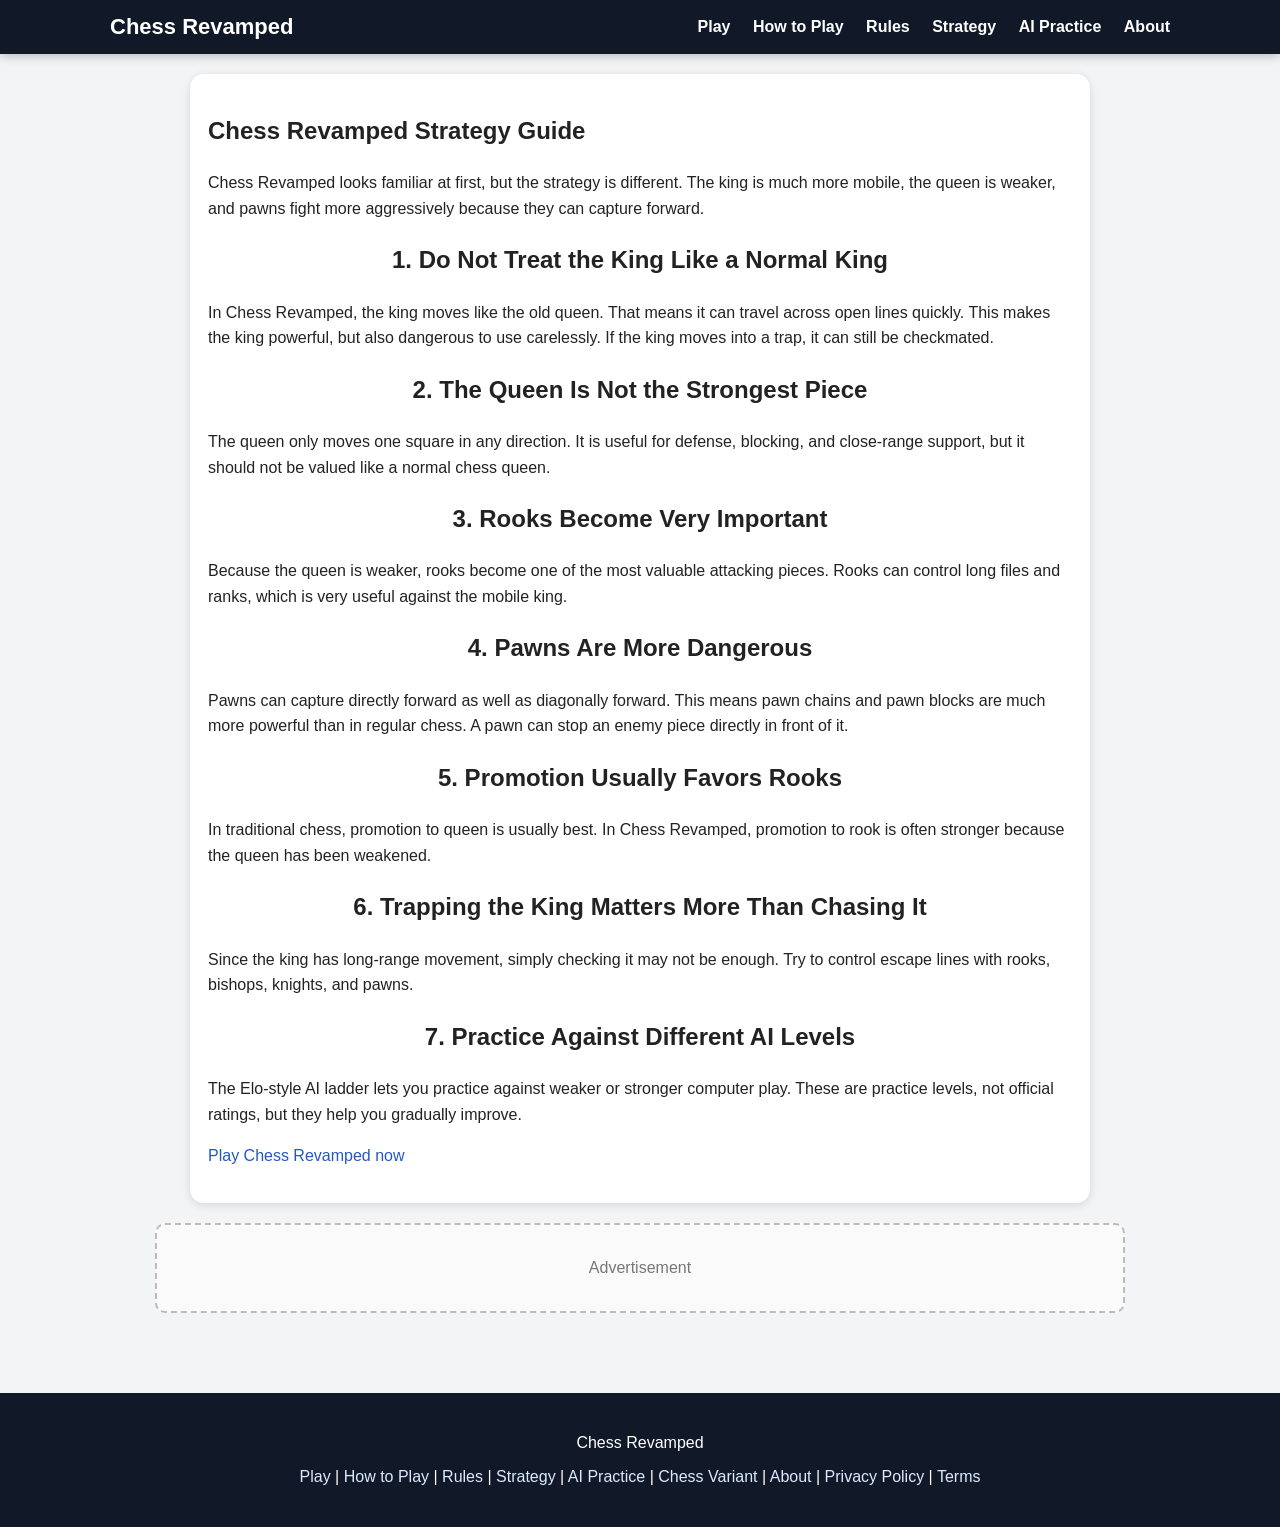
<file: strategy.html>
<!DOCTYPE html>
<html>
<head>
  <title>Chess Revamped Strategy Guide</title>
  <meta name="description" content="Learn beginner strategy for Chess Revamped, including how to use the stronger king, weaker queen, forward-capturing pawns, and promotion choices.">
  <meta name="viewport" content="width=device-width, initial-scale=1.0">
  <link rel="stylesheet" href="style.css">
</head>
<body>

  <header class="site-header">
    <div class="header-inner">
      <div class="logo">Chess Revamped</div>
      <nav class="main-nav">
  <a href="index.html">Play</a>
  <a href="how-to-play.html">How to Play</a>
  <a href="rules.html">Rules</a>
  <a href="strategy.html">Strategy</a>
  <a href="ai-practice.html">AI Practice</a>
  <a href="about.html">About</a>
</nav>
    </div>
  </header>

  <main>
    <section class="content-section">
      <h1>Chess Revamped Strategy Guide</h1>

      <p>
        Chess Revamped looks familiar at first, but the strategy is different.
        The king is much more mobile, the queen is weaker, and pawns fight more
        aggressively because they can capture forward.
      </p>

      <h2>1. Do Not Treat the King Like a Normal King</h2>
      <p>
        In Chess Revamped, the king moves like the old queen. That means it can travel
        across open lines quickly. This makes the king powerful, but also dangerous
        to use carelessly. If the king moves into a trap, it can still be checkmated.
      </p>

      <h2>2. The Queen Is Not the Strongest Piece</h2>
      <p>
        The queen only moves one square in any direction. It is useful for defense,
        blocking, and close-range support, but it should not be valued like a normal
        chess queen.
      </p>

      <h2>3. Rooks Become Very Important</h2>
      <p>
        Because the queen is weaker, rooks become one of the most valuable attacking
        pieces. Rooks can control long files and ranks, which is very useful against
        the mobile king.
      </p>

      <h2>4. Pawns Are More Dangerous</h2>
      <p>
        Pawns can capture directly forward as well as diagonally forward. This means
        pawn chains and pawn blocks are much more powerful than in regular chess.
        A pawn can stop an enemy piece directly in front of it.
      </p>

      <h2>5. Promotion Usually Favors Rooks</h2>
      <p>
        In traditional chess, promotion to queen is usually best. In Chess Revamped,
        promotion to rook is often stronger because the queen has been weakened.
      </p>

      <h2>6. Trapping the King Matters More Than Chasing It</h2>
      <p>
        Since the king has long-range movement, simply checking it may not be enough.
        Try to control escape lines with rooks, bishops, knights, and pawns.
      </p>

      <h2>7. Practice Against Different AI Levels</h2>
      <p>
        The Elo-style AI ladder lets you practice against weaker or stronger computer
        play. These are practice levels, not official ratings, but they help you
        gradually improve.
      </p>

      <p>
        <a href="index.html#play">Play Chess Revamped now</a>
      </p>
    </section>

    <div class="ad-placeholder bottom-ad">
      Advertisement
    </div>
  </main>

  <footer class="site-footer">
    <p>Chess Revamped</p>
    <p>
  <a href="index.html">Play</a> |
  <a href="how-to-play.html">How to Play</a> |
  <a href="rules.html">Rules</a> |
  <a href="strategy.html">Strategy</a> |
  <a href="ai-practice.html">AI Practice</a> |
  <a href="chess-variant.html">Chess Variant</a> |
  <a href="about.html">About</a> |
  <a href="privacy.html">Privacy Policy</a> |
  <a href="terms.html">Terms</a>
</p>
  </footer>

</body>
</html>
</file>
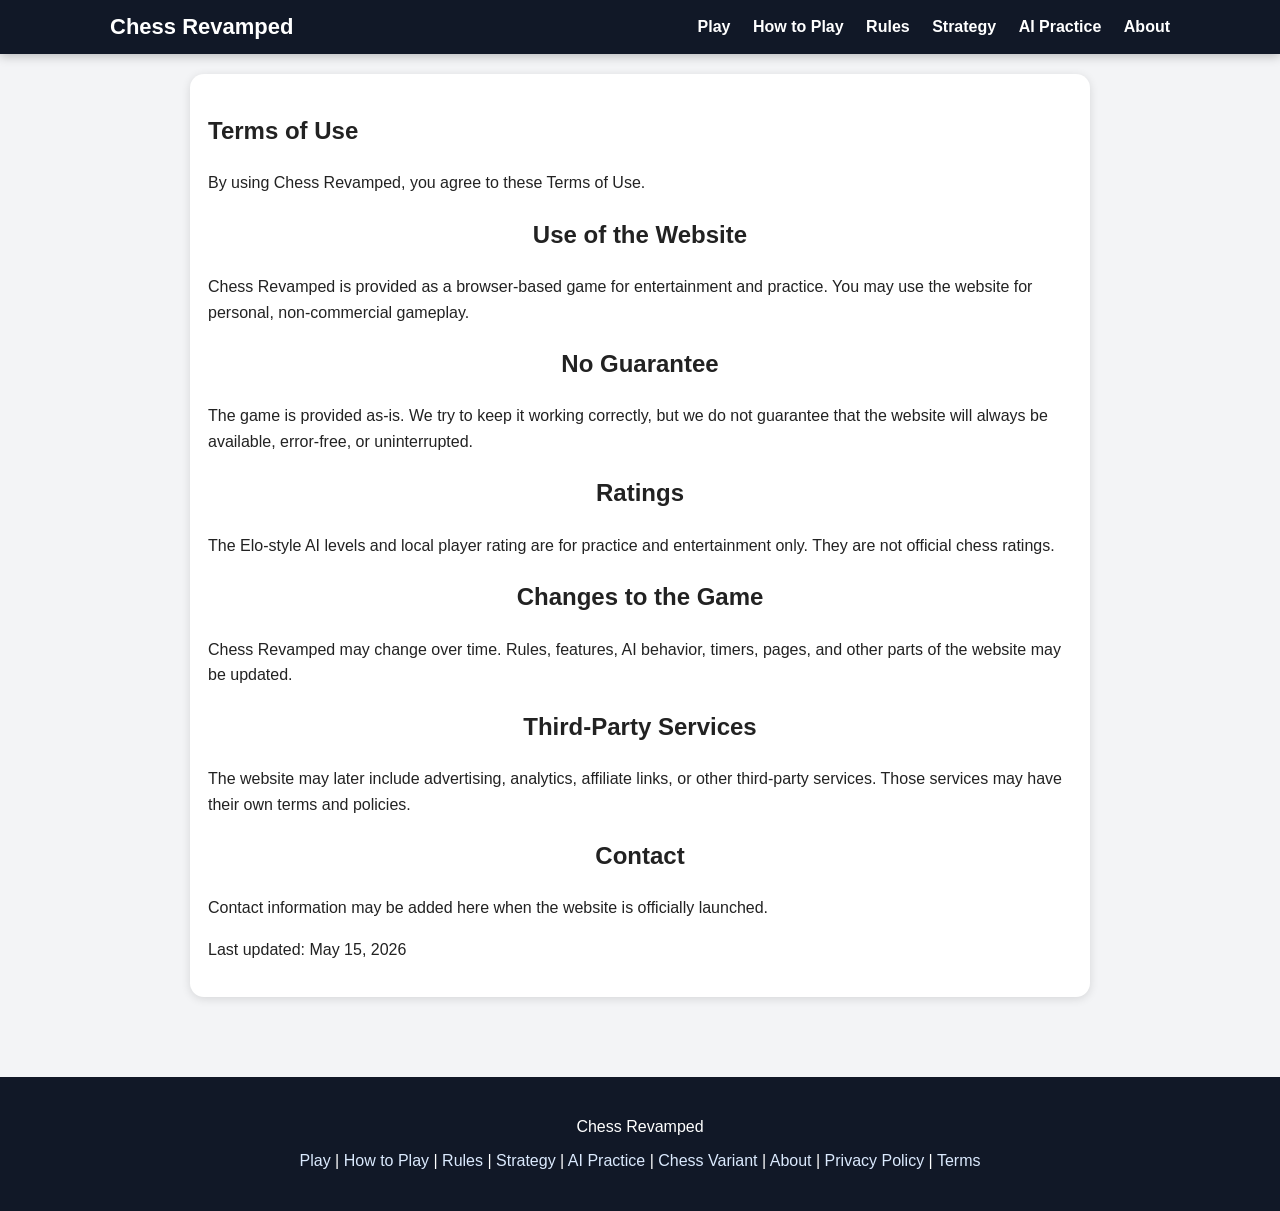
<file: terms.html>
<!DOCTYPE html>
<html>
<head>
  <title>Terms of Use - Chess Revamped</title>
  <meta name="description" content="Terms of Use for Chess Revamped.">
  <meta name="viewport" content="width=device-width, initial-scale=1.0">
  <link rel="stylesheet" href="style.css">
</head>
<body>

  <header class="site-header">
    <div class="header-inner">
      <div class="logo">Chess Revamped</div>
      <nav class="main-nav">
  <a href="index.html">Play</a>
  <a href="how-to-play.html">How to Play</a>
  <a href="rules.html">Rules</a>
  <a href="strategy.html">Strategy</a>
  <a href="ai-practice.html">AI Practice</a>
  <a href="about.html">About</a>
</nav>
      </nav>
    </div>
  </header>

  <main>
    <section class="content-section">
      <h1>Terms of Use</h1>

      <p>
        By using Chess Revamped, you agree to these Terms of Use.
      </p>

      <h2>Use of the Website</h2>
      <p>
        Chess Revamped is provided as a browser-based game for entertainment and
        practice. You may use the website for personal, non-commercial gameplay.
      </p>

      <h2>No Guarantee</h2>
      <p>
        The game is provided as-is. We try to keep it working correctly, but we do
        not guarantee that the website will always be available, error-free, or
        uninterrupted.
      </p>

      <h2>Ratings</h2>
      <p>
        The Elo-style AI levels and local player rating are for practice and
        entertainment only. They are not official chess ratings.
      </p>

      <h2>Changes to the Game</h2>
      <p>
        Chess Revamped may change over time. Rules, features, AI behavior, timers,
        pages, and other parts of the website may be updated.
      </p>

      <h2>Third-Party Services</h2>
      <p>
        The website may later include advertising, analytics, affiliate links, or
        other third-party services. Those services may have their own terms and
        policies.
      </p>

      <h2>Contact</h2>
      <p>
        Contact information may be added here when the website is officially launched.
      </p>

      <p>
        Last updated: May 15, 2026
      </p>
    </section>
  </main>

  <footer class="site-footer">
    <p>Chess Revamped</p>
    <p>
  <a href="index.html">Play</a> |
  <a href="how-to-play.html">How to Play</a> |
  <a href="rules.html">Rules</a> |
  <a href="strategy.html">Strategy</a> |
  <a href="ai-practice.html">AI Practice</a> |
  <a href="chess-variant.html">Chess Variant</a> |
  <a href="about.html">About</a> |
  <a href="privacy.html">Privacy Policy</a> |
  <a href="terms.html">Terms</a>
</p>
  </footer>

</body>
</html>
</file>
<file: style.css>
* {
  box-sizing: border-box;
}

body {
  font-family: Arial, sans-serif;
  text-align: center;
  background: #f3f4f6;
  margin: 0;
  color: #222;
}

a {
  color: #2457c5;
  text-decoration: none;
}

a:hover {
  text-decoration: underline;
}

.site-header {
  background: #111827;
  color: white;
  position: sticky;
  top: 0;
  z-index: 100;
  box-shadow: 0 2px 10px rgba(0,0,0,0.25);
}

.header-inner {
  max-width: 1100px;
  margin: 0 auto;
  padding: 14px 20px;
  display: flex;
  justify-content: space-between;
  align-items: center;
  gap: 12px;
  flex-wrap: wrap;
}

.logo {
  font-weight: bold;
  font-size: 22px;
  display: flex;
  align-items: center;
  gap: 8px;
}

.logo-mark {
  background: #facc15;
  color: #111827;
  width: 32px;
  height: 32px;
  border-radius: 8px;
  display: inline-flex;
  align-items: center;
  justify-content: center;
  font-family: Arial, sans-serif;
  font-weight: 700;
  font-size: 13px;
}

.main-nav a {
  color: white;
  margin-left: 18px;
  font-weight: bold;
}

.main-nav a:hover {
  color: #dbeafe;
}

.hero-section {
  background: linear-gradient(135deg, #111827, #374151);
  color: white;
  padding: 55px 20px;
}

.hero-content {
  max-width: 800px;
  margin: 0 auto;
}

.hero-section h1 {
  font-size: 48px;
  margin: 0 0 10px;
}

.subtitle {
  font-size: 18px;
  line-height: 1.5;
  color: #e5e7eb;
  margin: 0 auto 25px;
  max-width: 780px;
}

.play-button {
  display: inline-block;
  background: #facc15;
  color: #111827;
  padding: 12px 22px;
  border-radius: 8px;
  font-weight: bold;
}

.play-button:hover {
  background: #fde047;
  text-decoration: none;
}

main {
  max-width: 1180px;
  margin: 0 auto;
  padding: 0 16px 30px;
}

.ad-placeholder {
  max-width: 970px;
  min-height: 90px;
  margin: 20px auto;
  border: 2px dashed #bbb;
  background: #fafafa;
  color: #777;
  border-radius: 10px;
  display: flex;
  align-items: center;
  justify-content: center;
}

.game-section {
  scroll-margin-top: 90px;
}

.top-panel {
  background: white;
  max-width: 1000px;
  margin: 20px auto 15px;
  padding: 15px;
  border-radius: 14px;
  box-shadow: 0 2px 10px rgba(0,0,0,0.12);
}

.control-group {
  margin: 10px 0;
}

.control-group label {
  margin: 0 8px;
  display: inline-block;
}

button,
select,
input {
  padding: 8px;
  margin: 4px;
  font-size: 14px;
}

button {
  cursor: pointer;
  border: none;
  border-radius: 7px;
  background: #111827;
  color: white;
}

button:hover {
  background: #374151;
}

.rating-box {
  margin-top: 10px;
  font-weight: bold;
}

.rating-box span {
  margin: 0 15px;
}

.clock-row {
  display: flex;
  justify-content: center;
  align-items: center;
  gap: 25px;
  flex-wrap: wrap;
  margin-top: 15px;
}

.clock {
  background: #111827;
  color: white;
  padding: 10px 18px;
  border-radius: 8px;
  font-size: 18px;
  font-weight: bold;
}

#turn {
  font-size: 22px;
  font-weight: bold;
}

#message {
  min-height: 24px;
  margin: 10px;
  font-weight: bold;
  color: #b00020;
}

.game-layout {
  display: flex;
  justify-content: center;
  align-items: flex-start;
  gap: 20px;
  flex-wrap: wrap;
}

#board {
  width: 480px;
  height: 480px;
  display: grid;
  grid-template-columns: repeat(8, 60px);
  grid-template-rows: repeat(8, 60px);
  border: 4px solid #111827;
  box-shadow: 0 4px 12px rgba(0,0,0,0.25);
}

.square {
  width: 60px;
  height: 60px;
  display: flex;
  justify-content: center;
  align-items: center;
  font-size: 42px;
  cursor: pointer;
  position: relative;
  user-select: none;
  font-family: "Times New Roman", "DejaVu Serif", serif;
  font-variant-emoji: text;
}

.selected {
  outline: 4px solid yellow;
  outline-offset: -4px;
}

.legal::after {
  content: "";
  width: 18px;
  height: 18px;
  background: rgba(0, 0, 0, 0.25);
  border-radius: 50%;
  position: absolute;
}

.capture {
  box-shadow: inset 0 0 0 5px rgba(255, 0, 0, 0.45);
}

.in-check {
  background: #ff7777 !important;
}

.side-panel {
  width: 160px;
  min-height: 160px;
  background: white;
  border-radius: 12px;
  padding: 10px;
  box-shadow: 0 2px 8px rgba(0,0,0,0.12);
}

.side-panel h3 {
  margin-top: 0;
}

.captured {
  font-size: 28px;
  min-height: 40px;
}

.info-layout {
  max-width: 1000px;
  margin: 20px auto;
  display: flex;
  gap: 20px;
  justify-content: center;
  align-items: stretch;
  flex-wrap: wrap;
}

.rules-box,
.tips-box,
.content-section,
.history-box {
  background: white;
  border-radius: 14px;
  padding: 18px;
  box-shadow: 0 2px 10px rgba(0,0,0,0.12);
}

.rules-box,
.tips-box {
  width: 470px;
  text-align: left;
}

.rules-box h3,
.tips-box h3,
.history-box h3 {
  text-align: center;
  margin-top: 0;
}

.rules-box ul {
  padding-left: 20px;
  line-height: 1.5;
}

.tips-box button {
  display: block;
  margin: 15px auto 0;
}

.content-section {
  max-width: 900px;
  margin: 20px auto;
  text-align: left;
  line-height: 1.6;
}

.content-section h2 {
  text-align: center;
}

.history-box {
  max-width: 600px;
  margin: 20px auto;
  text-align: left;
}

#moveHistory {
  max-height: 180px;
  overflow-y: auto;
}

.site-footer {
  background: #111827;
  color: white;
  padding: 25px 16px;
  margin-top: 30px;
}

.site-footer a {
  color: #dbeafe;
}

@media (max-width: 760px) {
  .hero-section h1 {
    font-size: 36px;
  }

  .main-nav a {
    margin: 0 8px;
  }

  #board {
    width: 320px;
    height: 320px;
    grid-template-columns: repeat(8, 40px);
    grid-template-rows: repeat(8, 40px);
  }

  .square {
  width: 40px;
  height: 40px;
  font-size: 30px;
  font-family: "Times New Roman", "DejaVu Serif", serif;
  font-variant-emoji: text;
}

  .side-panel {
    width: 140px;
  }

  .rules-box,
  .tips-box {
    width: 100%;
  }

  .ad-placeholder {
    min-height: 70px;
  }
}
.game-only-page {
  background: #f3f4f6;
}

.game-only-main {
  max-width: 1180px;
  margin: 0 auto;
  padding: 20px 16px 30px;
}

.game-only-hero {
  max-width: 900px;
  margin: 0 auto 20px;
  padding: 24px 18px;
  background: #111827;
  color: white;
  border-radius: 14px;
  box-shadow: 0 2px 10px rgba(0,0,0,0.18);
}

.game-only-hero h1 {
  margin: 0 0 10px;
  font-size: 38px;
}

.game-only-hero p {
  margin: 0 auto;
  max-width: 760px;
  color: #e5e7eb;
  line-height: 1.5;
}


.hero-content {
  max-width: 950px;
}

.play-button {
  margin-top: 4px;
}

.hero-cover {
  display: block !important;
  width: 100% !important;
  max-width: 620px !important;
  height: auto !important;
  margin: 24px auto 18px auto !important;
  border-radius: 16px !important;
  box-shadow: 0 8px 24px rgba(0,0,0,0.35) !important;
}

.hero-content {
  max-width: 950px !important;
  margin: 0 auto !important;
}

/* Mobile polish for Chess Revamped */

@media (max-width: 760px) {
  body {
    padding: 0;
    overflow-x: hidden;
  }

  main {
    padding: 0 10px 24px;
  }

  .site-header {
    position: static;
  }

  .header-inner {
    justify-content: center;
    text-align: center;
    padding: 12px 10px;
  }

  .logo {
    justify-content: center;
    width: 100%;
  }

  .main-nav {
    width: 100%;
    display: flex;
    justify-content: center;
    flex-wrap: wrap;
    gap: 8px;
    margin-top: 8px;
  }

  .main-nav a {
    margin: 0;
    font-size: 13px;
  }

  .hero-section {
    padding: 32px 12px;
  }

  .hero-section h1 {
    font-size: 34px;
    line-height: 1.1;
  }

  .subtitle {
    font-size: 15px;
  }

  .hero-cover {
    max-width: 340px !important;
    width: 100% !important;
    margin: 18px auto 16px !important;
  }

  .top-panel {
    padding: 12px;
    margin: 14px auto;
  }

  .control-group {
    display: flex;
    flex-direction: column;
    align-items: stretch;
    gap: 6px;
    margin: 8px 0;
  }

  .control-group label {
    margin: 0;
    text-align: left;
    font-weight: bold;
  }

  .control-group select,
  .control-group button {
    width: 100%;
    min-height: 42px;
    font-size: 15px;
  }

  .rating-box {
    display: flex;
    flex-direction: column;
    gap: 5px;
  }

  .rating-box span {
    margin: 0;
  }

  .clock-row {
    gap: 8px;
    margin-top: 12px;
  }

  .clock {
    padding: 8px 10px;
    font-size: 15px;
  }

  #turn {
    width: 100%;
    font-size: 18px;
    order: -1;
  }

  #message {
    padding: 0 10px;
    font-size: 14px;
  }

  .game-layout {
    display: flex;
    flex-direction: column;
    align-items: center;
    gap: 12px;
  }

  #board {
    order: 1;
    width: min(92vw, 360px);
    height: min(92vw, 360px);
    grid-template-columns: repeat(8, 1fr);
    grid-template-rows: repeat(8, 1fr);
  }

  .square {
    width: auto;
    height: auto;
    font-size: clamp(26px, 8vw, 36px);
  }

  .side-panel {
    order: 2;
    width: min(92vw, 360px);
    min-height: auto;
  }

  .side-panel h3 {
    margin-bottom: 6px;
  }

  .captured {
    font-size: 24px;
    min-height: 28px;
  }

  .info-layout {
    margin: 14px auto;
    gap: 14px;
  }

  .rules-box,
  .tips-box,
  .content-section,
  .history-box {
    padding: 14px;
    border-radius: 12px;
  }

  .rules-box,
  .tips-box {
    width: 100%;
  }

  .content-section {
    font-size: 15px;
  }

  .content-section h1 {
    font-size: 28px;
  }

  .content-section h2 {
    font-size: 22px;
  }

  .ad-placeholder {
    width: 100%;
    min-height: 60px;
    margin: 14px auto;
  }

  .site-footer {
    font-size: 14px;
  }

  .game-only-main {
    padding: 12px 10px 24px;
  }

  .game-only-hero {
    padding: 18px 12px;
  }

  .game-only-hero h1 {
    font-size: 32px;
  }
}

/* Hard mobile cover fix */
.hero-section {
  overflow: hidden;
}

.hero-content {
  width: 100%;
  max-width: 950px;
  margin: 0 auto;
  overflow: hidden;
}

.hero-cover {
  display: block !important;
  width: min(92vw, 620px) !important;
  max-width: 100% !important;
  height: auto !important;
  margin: 24px auto 18px auto !important;
  border-radius: 16px !important;
  box-shadow: 0 8px 24px rgba(0,0,0,0.35) !important;
}


@media (max-width: 760px) {
  .hero-section {
    padding-left: 10px !important;
    padding-right: 10px !important;
    overflow: hidden !important;
  }

  .hero-content {
    width: 100% !important;
    max-width: 100% !important;
    overflow: hidden !important;
  }

  .hero-cover {
    width: 100% !important;
    max-width: 280px !important;
    height: auto !important;
    margin: 16px auto 14px auto !important;
    border-radius: 12px !important;
  }
}
.hero-buttons {
  display: flex;
  justify-content: center;
  align-items: center;
  gap: 14px;
  flex-wrap: wrap;
  margin-top: 18px;
}

.secondary-button {
  display: inline-block;
  background: transparent;
  color: #facc15;
  border: 2px solid #facc15;
  padding: 10px 20px;
  border-radius: 8px;
  font-weight: bold;
}

.secondary-button:hover {
  background: #facc15;
  color: #111827;
}

@media (max-width: 760px) {
  .hero-buttons {
    flex-direction: column;
    gap: 10px;
  }

  .hero-buttons a {
    width: 100%;
    max-width: 260px;
    text-align: center;
  }
}
</file>
<file: portal-upload/style.css>
* {
  box-sizing: border-box;
}

body {
  font-family: Arial, sans-serif;
  text-align: center;
  background: #f3f4f6;
  margin: 0;
  color: #222;
}

a {
  color: #2457c5;
  text-decoration: none;
}

a:hover {
  text-decoration: underline;
}

.site-header {
  background: #111827;
  color: white;
  position: sticky;
  top: 0;
  z-index: 100;
  box-shadow: 0 2px 10px rgba(0,0,0,0.25);
}

.header-inner {
  max-width: 1100px;
  margin: 0 auto;
  padding: 14px 20px;
  display: flex;
  justify-content: space-between;
  align-items: center;
  gap: 12px;
  flex-wrap: wrap;
}

.logo {
  font-weight: bold;
  font-size: 22px;
  display: flex;
  align-items: center;
  gap: 8px;
}

.logo-mark {
  background: #facc15;
  color: #111827;
  width: 32px;
  height: 32px;
  border-radius: 8px;
  display: inline-flex;
  align-items: center;
  justify-content: center;
  font-family: Arial, sans-serif;
  font-weight: 700;
  font-size: 13px;
}

.main-nav a {
  color: white;
  margin-left: 18px;
  font-weight: bold;
}

.main-nav a:hover {
  color: #dbeafe;
}

.hero-section {
  background: linear-gradient(135deg, #111827, #374151);
  color: white;
  padding: 55px 20px;
}

.hero-content {
  max-width: 800px;
  margin: 0 auto;
}

.hero-section h1 {
  font-size: 48px;
  margin: 0 0 10px;
}

.subtitle {
  font-size: 18px;
  line-height: 1.5;
  color: #e5e7eb;
  margin: 0 auto 25px;
  max-width: 780px;
}

.play-button {
  display: inline-block;
  background: #facc15;
  color: #111827;
  padding: 12px 22px;
  border-radius: 8px;
  font-weight: bold;
}

.play-button:hover {
  background: #fde047;
  text-decoration: none;
}

main {
  max-width: 1180px;
  margin: 0 auto;
  padding: 0 16px 30px;
}

.ad-placeholder {
  max-width: 970px;
  min-height: 90px;
  margin: 20px auto;
  border: 2px dashed #bbb;
  background: #fafafa;
  color: #777;
  border-radius: 10px;
  display: flex;
  align-items: center;
  justify-content: center;
}

.game-section {
  scroll-margin-top: 90px;
}

.top-panel {
  background: white;
  max-width: 1000px;
  margin: 20px auto 15px;
  padding: 15px;
  border-radius: 14px;
  box-shadow: 0 2px 10px rgba(0,0,0,0.12);
}

.control-group {
  margin: 10px 0;
}

.control-group label {
  margin: 0 8px;
  display: inline-block;
}

button,
select,
input {
  padding: 8px;
  margin: 4px;
  font-size: 14px;
}

button {
  cursor: pointer;
  border: none;
  border-radius: 7px;
  background: #111827;
  color: white;
}

button:hover {
  background: #374151;
}

.rating-box {
  margin-top: 10px;
  font-weight: bold;
}

.rating-box span {
  margin: 0 15px;
}

.clock-row {
  display: flex;
  justify-content: center;
  align-items: center;
  gap: 25px;
  flex-wrap: wrap;
  margin-top: 15px;
}

.clock {
  background: #111827;
  color: white;
  padding: 10px 18px;
  border-radius: 8px;
  font-size: 18px;
  font-weight: bold;
}

#turn {
  font-size: 22px;
  font-weight: bold;
}

#message {
  min-height: 24px;
  margin: 10px;
  font-weight: bold;
  color: #b00020;
}

.game-layout {
  display: flex;
  justify-content: center;
  align-items: flex-start;
  gap: 20px;
  flex-wrap: wrap;
}

#board {
  width: 480px;
  height: 480px;
  display: grid;
  grid-template-columns: repeat(8, 60px);
  grid-template-rows: repeat(8, 60px);
  border: 4px solid #111827;
  box-shadow: 0 4px 12px rgba(0,0,0,0.25);
}

.square {
  width: 60px;
  height: 60px;
  display: flex;
  justify-content: center;
  align-items: center;
  font-size: 42px;
  cursor: pointer;
  position: relative;
  user-select: none;
  font-family: "Times New Roman", "DejaVu Serif", serif;
  font-variant-emoji: text;
}

.selected {
  outline: 4px solid yellow;
  outline-offset: -4px;
}

.legal::after {
  content: "";
  width: 18px;
  height: 18px;
  background: rgba(0, 0, 0, 0.25);
  border-radius: 50%;
  position: absolute;
}

.capture {
  box-shadow: inset 0 0 0 5px rgba(255, 0, 0, 0.45);
}

.in-check {
  background: #ff7777 !important;
}

.side-panel {
  width: 160px;
  min-height: 160px;
  background: white;
  border-radius: 12px;
  padding: 10px;
  box-shadow: 0 2px 8px rgba(0,0,0,0.12);
}

.side-panel h3 {
  margin-top: 0;
}

.captured {
  font-size: 28px;
  min-height: 40px;
}

.info-layout {
  max-width: 1000px;
  margin: 20px auto;
  display: flex;
  gap: 20px;
  justify-content: center;
  align-items: stretch;
  flex-wrap: wrap;
}

.rules-box,
.tips-box,
.content-section,
.history-box {
  background: white;
  border-radius: 14px;
  padding: 18px;
  box-shadow: 0 2px 10px rgba(0,0,0,0.12);
}

.rules-box,
.tips-box {
  width: 470px;
  text-align: left;
}

.rules-box h3,
.tips-box h3,
.history-box h3 {
  text-align: center;
  margin-top: 0;
}

.rules-box ul {
  padding-left: 20px;
  line-height: 1.5;
}

.tips-box button {
  display: block;
  margin: 15px auto 0;
}

.content-section {
  max-width: 900px;
  margin: 20px auto;
  text-align: left;
  line-height: 1.6;
}

.content-section h2 {
  text-align: center;
}

.history-box {
  max-width: 600px;
  margin: 20px auto;
  text-align: left;
}

#moveHistory {
  max-height: 180px;
  overflow-y: auto;
}

.site-footer {
  background: #111827;
  color: white;
  padding: 25px 16px;
  margin-top: 30px;
}

.site-footer a {
  color: #dbeafe;
}

@media (max-width: 760px) {
  .hero-section h1 {
    font-size: 36px;
  }

  .main-nav a {
    margin: 0 8px;
  }

  #board {
    width: 320px;
    height: 320px;
    grid-template-columns: repeat(8, 40px);
    grid-template-rows: repeat(8, 40px);
  }

  .square {
  width: 40px;
  height: 40px;
  font-size: 30px;
  font-family: "Times New Roman", "DejaVu Serif", serif;
  font-variant-emoji: text;
}

  .side-panel {
    width: 140px;
  }

  .rules-box,
  .tips-box {
    width: 100%;
  }

  .ad-placeholder {
    min-height: 70px;
  }
}
.game-only-page {
  background: #f3f4f6;
}

.game-only-main {
  max-width: 1180px;
  margin: 0 auto;
  padding: 20px 16px 30px;
}

.game-only-hero {
  max-width: 900px;
  margin: 0 auto 20px;
  padding: 24px 18px;
  background: #111827;
  color: white;
  border-radius: 14px;
  box-shadow: 0 2px 10px rgba(0,0,0,0.18);
}

.game-only-hero h1 {
  margin: 0 0 10px;
  font-size: 38px;
}

.game-only-hero p {
  margin: 0 auto;
  max-width: 760px;
  color: #e5e7eb;
  line-height: 1.5;
}


.hero-content {
  max-width: 950px;
}

.play-button {
  margin-top: 4px;
}

.hero-cover {
  display: block !important;
  width: 100% !important;
  max-width: 620px !important;
  height: auto !important;
  margin: 24px auto 18px auto !important;
  border-radius: 16px !important;
  box-shadow: 0 8px 24px rgba(0,0,0,0.35) !important;
}

.hero-content {
  max-width: 950px !important;
  margin: 0 auto !important;
}

/* Mobile polish for Chess Revamped */

@media (max-width: 760px) {
  body {
    padding: 0;
    overflow-x: hidden;
  }

  main {
    padding: 0 10px 24px;
  }

  .site-header {
    position: static;
  }

  .header-inner {
    justify-content: center;
    text-align: center;
    padding: 12px 10px;
  }

  .logo {
    justify-content: center;
    width: 100%;
  }

  .main-nav {
    width: 100%;
    display: flex;
    justify-content: center;
    flex-wrap: wrap;
    gap: 8px;
    margin-top: 8px;
  }

  .main-nav a {
    margin: 0;
    font-size: 13px;
  }

  .hero-section {
    padding: 32px 12px;
  }

  .hero-section h1 {
    font-size: 34px;
    line-height: 1.1;
  }

  .subtitle {
    font-size: 15px;
  }

  .hero-cover {
    max-width: 340px !important;
    width: 100% !important;
    margin: 18px auto 16px !important;
  }

  .top-panel {
    padding: 12px;
    margin: 14px auto;
  }

  .control-group {
    display: flex;
    flex-direction: column;
    align-items: stretch;
    gap: 6px;
    margin: 8px 0;
  }

  .control-group label {
    margin: 0;
    text-align: left;
    font-weight: bold;
  }

  .control-group select,
  .control-group button {
    width: 100%;
    min-height: 42px;
    font-size: 15px;
  }

  .rating-box {
    display: flex;
    flex-direction: column;
    gap: 5px;
  }

  .rating-box span {
    margin: 0;
  }

  .clock-row {
    gap: 8px;
    margin-top: 12px;
  }

  .clock {
    padding: 8px 10px;
    font-size: 15px;
  }

  #turn {
    width: 100%;
    font-size: 18px;
    order: -1;
  }

  #message {
    padding: 0 10px;
    font-size: 14px;
  }

  .game-layout {
    display: flex;
    flex-direction: column;
    align-items: center;
    gap: 12px;
  }

  #board {
    order: 1;
    width: min(92vw, 360px);
    height: min(92vw, 360px);
    grid-template-columns: repeat(8, 1fr);
    grid-template-rows: repeat(8, 1fr);
  }

  .square {
    width: auto;
    height: auto;
    font-size: clamp(26px, 8vw, 36px);
  }

  .side-panel {
    order: 2;
    width: min(92vw, 360px);
    min-height: auto;
  }

  .side-panel h3 {
    margin-bottom: 6px;
  }

  .captured {
    font-size: 24px;
    min-height: 28px;
  }

  .info-layout {
    margin: 14px auto;
    gap: 14px;
  }

  .rules-box,
  .tips-box,
  .content-section,
  .history-box {
    padding: 14px;
    border-radius: 12px;
  }

  .rules-box,
  .tips-box {
    width: 100%;
  }

  .content-section {
    font-size: 15px;
  }

  .content-section h1 {
    font-size: 28px;
  }

  .content-section h2 {
    font-size: 22px;
  }

  .ad-placeholder {
    width: 100%;
    min-height: 60px;
    margin: 14px auto;
  }

  .site-footer {
    font-size: 14px;
  }

  .game-only-main {
    padding: 12px 10px 24px;
  }

  .game-only-hero {
    padding: 18px 12px;
  }

  .game-only-hero h1 {
    font-size: 32px;
  }
}

/* Hard mobile cover fix */
.hero-section {
  overflow: hidden;
}

.hero-content {
  width: 100%;
  max-width: 950px;
  margin: 0 auto;
  overflow: hidden;
}

.hero-cover {
  display: block !important;
  width: min(92vw, 620px) !important;
  max-width: 100% !important;
  height: auto !important;
  margin: 24px auto 18px auto !important;
  border-radius: 16px !important;
  box-shadow: 0 8px 24px rgba(0,0,0,0.35) !important;
}

@media (max-width: 760px) {
  .hero-section {
    padding-left: 10px !important;
    padding-right: 10px !important;
    overflow: hidden !important;
  }

  .hero-content {
    width: 100% !important;
    max-width: 100% !important;
    overflow: hidden !important;
  }

  .hero-cover {
    width: 100% !important;
    max-width: 280px !important;
    height: auto !important;
    margin: 16px auto 14px auto !important;
    border-radius: 12px !important;
  }
}
</file>
